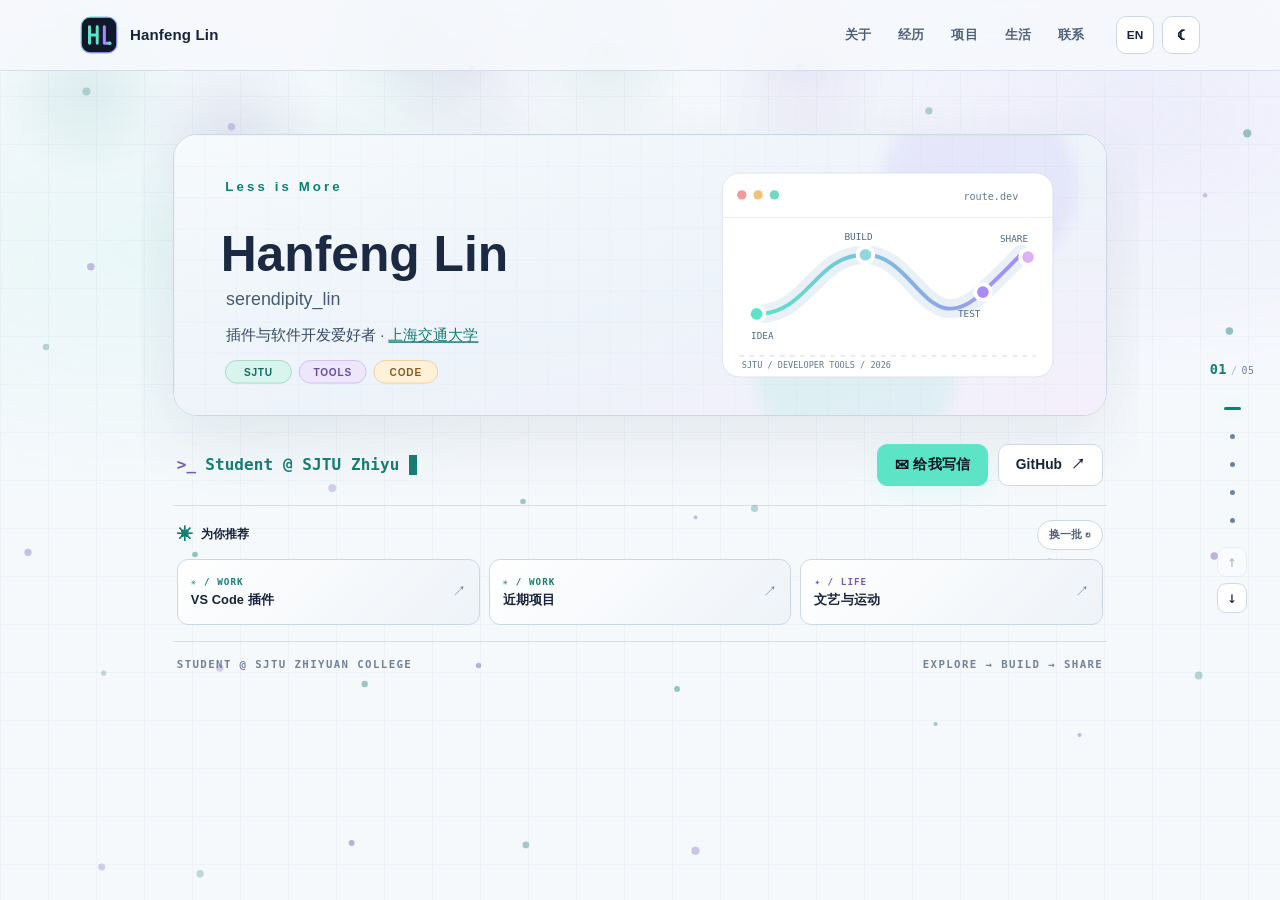
<file: index.html>
<!doctype html>
<html lang="zh-CN" data-theme="dark">
<head>
  <meta charset="utf-8">
  <meta name="viewport" content="width=device-width, initial-scale=1">
  <meta name="color-scheme" content="light dark">
  <meta name="theme-color" content="#0b1020">
  <meta name="description" content="林函锋 Hanfeng Lin · 上海交通大学致远学院 JOHN 班学生。分享软件开发、铁路出行规划、教学工具与学习经历。">
  <title>林函锋 · Hanfeng Lin</title>
  <link rel="icon" href="assets/logo.svg" type="image/svg+xml">
  <link rel="stylesheet" href="style.css?v=deck-23">
  <script>try{const l=new URLSearchParams(location.search).get('lang')||localStorage.getItem('lang');if(l==='en')document.documentElement.lang='en';const mobile=matchMedia('(max-width: 680px), (hover: none) and (pointer: coarse)').matches;const t=mobile?null:localStorage.getItem('theme');document.documentElement.dataset.theme=t||((matchMedia('(prefers-color-scheme: light)').matches)?'light':'dark')}catch(e){}</script>
  <script src="script.js?v=deck-23" defer></script>
  <script src="page-deck.js?v=deck-23" defer></script>
</head>
<body>
  <a class="skip-link" href="#main"><span data-lang="zh">跳到正文</span><span data-lang="en">Skip to content</span></a>
  <div class="page-glow" aria-hidden="true"></div>
  <canvas id="ambient-background" class="ambient-background" aria-hidden="true"></canvas>
  <header class="site-header">
    <div class="header-inner wrap">
      <a class="brand" href="#top" aria-label="Hanfeng Lin — Home"><img class="brand-logo" src="assets/logo.svg" alt="" width="38" height="38"><span class="brand-name">Hanfeng Lin</span></a>
      <nav class="main-nav" aria-label="Main navigation">
        <a href="#about"><span data-lang="zh">关于</span><span data-lang="en">About</span></a>
        <a href="#journey"><span data-lang="zh">经历</span><span data-lang="en">Journey</span></a>
        <a href="#projects"><span data-lang="zh">项目</span><span data-lang="en">Projects</span></a>
        <a href="#beyond"><span data-lang="zh">生活</span><span data-lang="en">Beyond</span></a>
        <a href="#contact"><span data-lang="zh">联系</span><span data-lang="en">Contact</span></a>
      </nav>
      <div class="header-actions">
        <button id="lang-toggle" class="utility-button language-button" type="button" aria-label="Switch language">EN</button>
        <button id="theme-toggle" class="utility-button theme-button" type="button" aria-label="切换明暗主题"><span class="theme-icon" aria-hidden="true">☀</span></button>
      </div>
    </div>
  </header>

  <main id="main">
    <section id="top" class="hero wrap" aria-labelledby="hero-title">
      <h1 id="hero-title" class="sr-only">林函锋 · Hanfeng Lin</h1>
      <div class="hero-frame"><object data-asset="hero" data="assets/hero.svg?v=202611d" type="image/svg+xml" width="1200" height="360" aria-label="Hanfeng Lin · Less is More — developer tools, software, and routes"><img data-asset="hero" src="assets/hero.svg?v=202611d" alt="Hanfeng Lin · Less is More — developer tools, software, and routes" width="1200" height="360"></object></div>
      <div class="hero-bottom">
        <div class="typing-line"><span class="prompt">&gt;_</span><span class="typed-text" id="typed-text"></span><span class="cursor" aria-hidden="true"></span></div>
        <div class="hero-links">
          <a class="button button-primary" href="mailto:serendipity_lin@sjtu.edu.cn"><span data-lang="zh">✉ 给我写信</span><span data-lang="en">✉ Email me</span></a>
          <a class="button button-outline" href="https://github.com/serendipitylin0731" target="_blank" rel="noopener noreferrer">GitHub <span aria-hidden="true">↗</span></a>
        </div>
      </div>
      <div class="hero-recommendations" id="hero-recommendations" hidden><div class="recommendation-heading"><span class="recommendation-title"><span class="recommendation-spark" aria-hidden="true">✳</span><span><span data-lang="zh">为你推荐</span><span data-lang="en">Picked for you</span></span></span><button type="button" class="recommendation-shuffle"><span data-lang="zh">换一批 ↻</span><span data-lang="en">Shuffle ↻</span></button></div><div class="recommendation-links" aria-live="polite"></div></div>
      <div class="hero-meta"><span>STUDENT @ SJTU ZHIYUAN COLLEGE</span><span>EXPLORE → BUILD → SHARE</span></div>
    </section>

    <div class="section-divider wrap"><img data-asset="divider" src="assets/divider-dark.svg" alt="" width="1200" height="30"></div>

    <section id="about" class="section wrap" aria-labelledby="about-title">
      <div class="section-heading"><div><p class="eyebrow">01 / INTRODUCTION</p><h2 id="about-title"><span data-lang="zh">👋 关于我</span><span data-lang="en">👋 About me</span></h2></div><span class="section-symbol" aria-hidden="true">{ me }</span></div>
      <div class="about-grid">
        <div class="intro-copy">
          <div data-lang="zh"><p class="lead">你好，我是 <strong>林函锋</strong>。<br>一名喜欢把想法做成工具的学生。</p><p>2007 年 7 月 31 日出生，现就读于<strong><a href="https://www.sjtu.edu.cn/" target="_blank" rel="noopener noreferrer">上海交通大学</a> <a href="https://zhiyuan.sjtu.edu.cn/" target="_blank" rel="noopener noreferrer">致远学院</a></strong> 计算机科学与技术 <strong><a href="https://jhc.sjtu.edu.cn/" target="_blank" rel="noopener noreferrer">JOHN 班</a></strong>。</p><p class="hometown-copy">我来自浙江台州温岭，一座海边的小城，有很多美食。这里是古茗的发源地，也是其“宇宙总店”的所在地；城里还有一家新荣记（品牌发源于台州临海）。目前我长期在上海读书。</p><p>我喜欢把学习和生活里的具体问题做成工具：铁路出行规划、VS Code 本地测评插件、课程学习资料等都是我在做的项目。我也参与教学与教务软件开发，让它们在学校中实际落地。</p><p>平时对有趣的思维问题、数学或编程问题很感兴趣，会自行研究。欢迎一起分享探讨！</p></div>
          <div data-lang="en"><p class="lead">Hi, I'm <strong>Hanfeng Lin</strong>.<br>A student who likes turning ideas into useful tools.</p><p>Born on July 31, 2007, I'm a Computer Science and Technology student in the <strong><a href="https://jhc.sjtu.edu.cn/" target="_blank" rel="noopener noreferrer">JOHN Class</a></strong> at <strong><a href="https://zhiyuan.sjtu.edu.cn/" target="_blank" rel="noopener noreferrer">Zhiyuan College</a>, <a href="https://www.sjtu.edu.cn/" target="_blank" rel="noopener noreferrer">Shanghai Jiao Tong University</a></strong>.</p><p class="hometown-copy">I'm from Wenling, a small coastal city in Taizhou, Zhejiang, with plenty of good food. Guming (古茗) started there, and its “Universe Flagship Store” is there too. Wenling also has a Xin Rong Ji restaurant; the brand originated in Linhai, Taizhou. I currently live in Shanghai while studying.</p><p>I enjoy turning problems from studying and everyday life into tools: a railway trip planner, a VS Code local judging extension, and course materials. I also work on teaching and school administration software designed for practical use in schools.</p><p>I'm interested in thought puzzles, mathematics, and programming problems. I often explore them on my own and would love to share ideas with others!</p></div>
        </div>
        <aside class="about-aside" aria-label="Profile details"><div class="aside-top"><span class="status-dot"></span><span data-lang="zh">目前在探索与构建</span><span data-lang="en">Currently exploring & building</span></div><div class="aside-row"><span data-lang="zh">地点</span><span data-lang="en">Based at</span><strong>Shanghai Jiao Tong University</strong></div><div class="aside-row"><span data-lang="zh">方向</span><span data-lang="en">Focus</span><strong>CS · Tools · Education</strong></div><div class="code-foot">const curiosity = true;</div></aside>
      </div>
    </section>

    <section id="journey" class="section wrap" aria-labelledby="journey-title">
      <div class="section-heading"><div><p class="eyebrow">02 / JOURNEY</p><h2 id="journey-title"><span data-lang="zh">🎓 学习经历与竞赛获奖</span><span data-lang="en">🎓 Education & awards</span></h2></div><span class="section-symbol" aria-hidden="true">2013 → now</span></div>
      <div class="timeline-frame"><object data-asset="timeline" data="assets/timeline-medals-subtle-dark.svg?v=202611c" type="image/svg+xml" width="1700" height="565" aria-label="学习经历与竞赛获奖时间轴，图中学校名称可点击访问学校网站"><img data-asset="timeline" src="assets/timeline-medals-subtle-dark.svg?v=202611c" alt="2013–2019 温岭市城东小学；2019–2022 台州椒江北书学校；2022–2025 台州市书生中学；2025 至今上海交通大学致远学院。竞赛节点：2023 全国中学生数学奥林匹克三等奖；2024 台州市数学、物理、信息学一等奖与化学二等奖、全国中学生物理竞赛三等奖；2025 全国大学生数学竞赛三等奖；2026 年“AI+教育”创新应用技能大赛二等奖、中国电信星辰杯高校AI算子开发挑战赛一等奖。" width="1700" height="565"></object></div>
      <p class="figure-hint"><span data-lang="zh">点击图中的学校名称可访问相关页面；手机上可左右滑动查看完整时间轴。</span><span data-lang="en">Select a school name in the graphic to visit its page. On mobile, swipe to explore the full timeline.</span></p>
      <details class="timeline-details"><summary><span data-lang="zh">查看文字版时间轴</span><span data-lang="en">Read the timeline as text</span></summary><div data-lang="zh"><p>2013.09–2019.06 <a href="https://www.baike.com/wikiid/2820791733395514682" target="_blank" rel="noopener noreferrer">温岭市城东小学</a> · 2019.09–2022.06 <a href="https://www.beishu.xin/" target="_blank" rel="noopener noreferrer">台州椒江北书学校</a> · 2022.09–2025.06 <a href="https://baike.baidu.com/item/%E5%8F%B0%E5%B7%9E%E5%B8%82%E4%B9%A6%E7%94%9F%E4%B8%AD%E5%AD%A6/5269059" target="_blank" rel="noopener noreferrer">台州市书生中学</a> · 2025.09 至今 <a href="https://www.sjtu.edu.cn/" target="_blank" rel="noopener noreferrer">上海交通大学</a><a href="https://zhiyuan.sjtu.edu.cn/" target="_blank" rel="noopener noreferrer">致远学院</a>。</p><p>2023.09 全国中学生数学奥林匹克三等奖；2024.03 台州市数学、物理、信息学竞赛一等奖及化学竞赛二等奖；2024.09 全国中学生物理竞赛三等奖；2025.11 全国大学生数学竞赛三等奖；2026.10 中国教育技术协会“AI+教育”创新应用技能大赛二等奖；2026.11 中国电信星辰杯高校AI算子开发挑战赛一等奖。</p></div><div data-lang="en"><p>2013.09–2019.06 <a href="https://www.baike.com/wikiid/2820791733395514682" target="_blank" rel="noopener noreferrer">Wenling Chengdong Primary School</a> · 2019.09–2022.06 <a href="https://www.beishu.xin/" target="_blank" rel="noopener noreferrer">Taizhou Jiaojiang Beishu School</a> · 2022.09–2025.06 <a href="https://baike.baidu.com/item/%E5%8F%B0%E5%B7%9E%E5%B8%82%E4%B9%A6%E7%94%9F%E4%B8%AD%E5%AD%A6/5269059" target="_blank" rel="noopener noreferrer">Taizhou Sunson Middle School</a> · Since 2025.09 <a href="https://zhiyuan.sjtu.edu.cn/" target="_blank" rel="noopener noreferrer">Zhiyuan College</a>, <a href="https://www.sjtu.edu.cn/" target="_blank" rel="noopener noreferrer">Shanghai Jiao Tong University</a>.</p><p>2023.09 National High School Mathematics Olympiad, third prize; 2024.03 Taizhou mathematics, physics, and informatics first prizes, chemistry second prize; 2024.09 National High School Physics Competition, third prize; 2025.11 National College Mathematics Competition, third prize; 2026.10 China Association for Educational Technology “AI+Education” Innovative Application Skills Competition, second prize; 2026.11 China Telecom Xingchen Cup College AI Operator Development Challenge, first prize.</p></div></details>
    </section>

    <div class="section-divider wrap"><img data-asset="divider" src="assets/divider-dark.svg" alt="" width="1200" height="30"></div>

    <section id="projects" class="section wrap" aria-labelledby="projects-title">
      <div class="section-heading"><div><p class="eyebrow">03 / SELECTED WORK</p><h2 id="projects-title"><span data-lang="zh">🧩 我的项目</span><span data-lang="en">🧩 My projects</span></h2></div><span class="section-symbol" aria-hidden="true">build / share</span></div>
      <div class="project-category">
        <div class="project-category-heading"><div><p class="eyebrow">02 / EXTENSIONS</p><h4><span data-lang="zh">VS Code 插件</span><span data-lang="en">VS Code extensions</span></h4></div><span class="project-category-count">04 PROJECTS</span></div>
        <div class="project-carousel" role="region" aria-roledescription="carousel" data-label-zh="VS Code 插件项目轮播" data-label-en="VS Code extensions carousel">
          <div class="carousel-bar"><p><span data-lang="zh">点击下方圆点或左右滑动切换项目</span><span data-lang="en">Choose a dot or swipe to explore projects</span></p></div>
          <div class="project-viewport" tabindex="0" aria-label="VS Code 插件项目列表"><div class="project-track">
            <article class="project-card" data-project-index="1"><div class="project-art"><img data-asset="cp-tester" src="assets/projects/cp-tester-visual-dark.svg" alt="CP Tester：代码编辑器与三个通过的测试结果" width="600" height="360"></div><div class="project-body"><div class="project-number">01 / VS CODE</div><h4>CP Tester</h4><p><span data-lang="zh">独立开发的 VS Code 本地测评插件，支持 C、C++、Python；可手动添加用例或批量导入 .in / .out 数据，设置时间与内存限制，并查看每个测试点的结果、耗时和内存占用（奶龙狂喜 bushi）。</span><span data-lang="en">An independently developed VS Code local judge for C, C++, and Python. Add cases manually or import .in / .out files in batches, set time and memory limits, and inspect each case’s verdict and resource usage (Nailong approves, just kidding).</span></p><div class="project-link-group"><a class="project-link" href="https://github.com/serendipitylin0731/CP_Tester_Linux" target="_blank" rel="noopener noreferrer">Linux ↗</a><a class="project-link" href="https://github.com/serendipitylin0731/CP_Tester_Windows" target="_blank" rel="noopener noreferrer">Windows ↗</a></div></div></article>
            <article class="project-card" data-project-index="2"><div class="project-art"><img data-asset="codex" src="assets/projects/codex-visual-dark.svg" alt="Codex Quota Rings：5 小时与 7 天额度圆环和状态卡片" width="600" height="360"></div><div class="project-body"><div class="project-number">02 / VS CODE</div><h4>Codex Quota Rings</h4><p><span data-lang="zh">独立开发的 VS Code 插件，在状态栏与资源管理器中展示 Codex 5 小时和 7 天窗口的剩余额度、重置时间与次数；圆环区分已用和剩余额度，支持自动或手动刷新。</span><span data-lang="en">An independently developed VS Code extension showing Codex quota for the five-hour and seven-day windows in the status bar and Explorer, with reset details, usage rings, and automatic or manual refresh.</span></p><a class="project-link" href="https://github.com/serendipitylin0731/codex_usage" target="_blank" rel="noopener noreferrer"><span data-lang="zh">查看项目</span><span data-lang="en">View project</span> <span aria-hidden="true">↗</span></a></div></article>
            <article class="project-card" data-project-index="3"><div class="project-art"><img data-asset="markdown" src="assets/projects/markdown-visual-dark.svg" alt="Markdown Preview &amp; Compiler：源码编辑、预览与 PDF 导出界面" width="600" height="360"></div><div class="project-body"><div class="project-number">03 / VS CODE</div><h4>Markdown Preview &amp; Compiler</h4><p><span data-lang="zh">独立开发的 VS Code Markdown 编辑扩展，支持源码编辑、分屏预览、所见即所得编辑，以及 PDF 对照预览与导出。</span><span data-lang="en">An independently developed VS Code Markdown extension with source editing, split preview, WYSIWYG editing, side-by-side PDF preview, and PDF export.</span></p><a class="project-link" href="https://github.com/serendipitylin0731/markdown_preview-compiler" target="_blank" rel="noopener noreferrer"><span data-lang="zh">查看项目</span><span data-lang="en">View project</span> <span aria-hidden="true">↗</span></a></div></article>
            <article class="project-card" data-project-index="4"><div class="project-art"><img data-asset="shit-code" src="assets/projects/shit-code-visual-dark.svg" alt="Shit Code Detector：0–9 分的代码风格评分与问题列表" width="600" height="360"></div><div class="project-body"><div class="project-number">04 / VS CODE</div><h4>Shit Code Detector</h4><p><span data-lang="zh">独立开发的 VS Code 代码风格评分插件；扫描当前项目、编辑器单文件或 HTTPS Git 仓库，结合本地规则与可选 AI 审查给出 0–9 分，支持筛选规则、问题追溯和报告导出。</span><span data-lang="en">An independently developed VS Code code style scorer for the current project, active file, or an HTTPS Git repository. Local rules and optional AI review produce a 0–9 score, with file filters, traceable issues, and report export.</span></p><a class="project-link" href="https://github.com/serendipitylin0731/shit-code_detector" target="_blank" rel="noopener noreferrer"><span data-lang="zh">查看项目</span><span data-lang="en">View project</span> <span aria-hidden="true">↗</span></a></div></article>
          </div></div>
        </div>
      </div>
      <div class="project-category">
        <div class="project-category-heading"><div><p class="eyebrow">03 / SOFTWARE</p><h4><span data-lang="zh">软件</span><span data-lang="en">Software</span></h4></div><span class="project-category-count">07 PROJECTS</span></div>
        <div class="project-carousel" role="region" aria-roledescription="carousel" data-label-zh="软件项目轮播" data-label-en="Software carousel">
          <div class="carousel-bar"><p><span data-lang="zh">点击下方圆点或左右滑动切换项目</span><span data-lang="en">Choose a dot or swipe to explore projects</span></p></div>
          <div class="project-viewport" tabindex="0" aria-label="软件项目列表"><div class="project-track">
            <article class="project-card" data-project-index="1"><div class="project-art"><img data-asset="rail" src="assets/projects/rail-visual-dark.svg" alt="轨迹：Web 与 Android 铁路出行规划路线示意" width="600" height="360"></div><div class="project-body"><div class="project-number">01 / ANDROID</div><h4><span data-lang="zh">轨迹 · 铁路出行规划</span><span data-lang="en">Trajectory · Railway Trip Planner</span></h4><p><span data-lang="zh">独立开发的 Web 与 Android 铁路出行规划工具；支持多组出发、到达及有序途径站，按日期查询 12306 实际车次，规划直达或最多 3 次换乘；结果分直达和中转展示，社区静态时刻表仅辅助搜索。</span><span data-lang="en">An independently developed Web and Android railway planner with multiple departure and arrival groups and ordered via stops. It queries real 12306 trains, supports up to three transfers, separates direct and connecting results; static timetables only aid search.</span></p><a class="project-link" href="https://github.com/serendipitylin0731/ticket_planner_realease" target="_blank" rel="noopener noreferrer"><span data-lang="zh">查看项目</span><span data-lang="en">View project</span> <span aria-hidden="true">↗</span></a></div></article>
            <article class="project-card" data-project-index="2"><div class="project-art"><img data-asset="3820" src="assets/projects/3820-visual-dark.svg" alt="“3820”知识助手：战略指标图表与有来源的问答" width="600" height="360"></div><div class="project-body"><div class="project-number">02 / MULTI-AGENT</div><h4><span data-lang="zh">“3820”知识助手与战略推演平台</span><span data-lang="en">“3820” Knowledge Assistant &amp; Strategic Analysis Platform</span></h4><p><span data-lang="zh">获中国教育技术协会“AI+教育”创新应用技能大赛二等奖，辅助《习近平新时代中国特色社会主义思想概论》课程教学；围绕福州“3820”战略工程，提供有来源的问答、指标查询与空间分析，并且允许直接检索现有资料。</span><span data-lang="en">Second prize in the China Association for Educational Technology’s “AI+Education” Innovative Application Skills Competition; it supports teaching the Introduction to Xi Jinping Thought on Socialism with Chinese Characteristics for a New Era course. Centered on Fuzhou’s “3820” strategic initiative, it provides sourced Q&amp;A, indicator queries, spatial analysis, and direct search of existing materials.</span></p><a class="project-link" href="https://github.com/serendipitylin0731/3820_agent" target="_blank" rel="noopener noreferrer"><span data-lang="zh">查看项目</span><span data-lang="en">View project</span> <span aria-hidden="true">↗</span></a></div></article>
            <article class="project-card" data-project-index="3"><div class="project-art"><img data-asset="ta" src="assets/projects/ta-visual-dark.svg" alt="知页 TA Agent：教材书库与带页码来源的问答" width="600" height="360"></div><div class="project-body"><div class="project-number">03 / EDUCATION</div><h4><span data-lang="zh">知页 TA Agent</span><span data-lang="en">Zhiye TA Agent</span></h4><p><span data-lang="zh">面向初高中师生的教材知识库与智能问答系统；接入 113 册教材，支持带教材与 PDF 页码来源的问答、原文检索和双页阅读。</span><span data-lang="en">A textbook knowledge base and question-answering system for middle and high school students and teachers. It covers 113 textbooks and supports answers with textbook and PDF page references, full-text search, and two-page reading.</span></p><a class="project-link" href="https://github.com/serendipitylin0731/TA_agent" target="_blank" rel="noopener noreferrer"><span data-lang="zh">查看项目</span><span data-lang="en">View project</span> <span aria-hidden="true">↗</span></a></div></article>
            <article class="project-card" data-project-index="4"><div class="project-art"><img data-asset="salary" src="assets/projects/salary-visual-dark.svg" alt="教师出勤与工资统计程序：考勤校验表与工资导出卡片" width="600" height="360"></div><div class="project-body"><div class="project-number">04 / EDUCATION</div><h4><span data-lang="zh">教师出勤与工资统计程序</span><span data-lang="en">Teacher Attendance &amp; Salary Statistics</span></h4><p><span data-lang="zh">基于 Tkinter 的本地桌面工具，为书生中学批量导入班级坐班统计表；自动核对节数、标记异常数据并辅助修正教师姓名，校验后预览津贴明细并导出 Excel 工资表。</span><span data-lang="en">A local Tkinter desktop tool for Taizhou Sunson Middle School that imports class attendance sheets in batches, checks session counts, flags data errors, and helps correct teacher names. It previews allowance totals after validation and exports an Excel salary sheet.</span></p><a class="project-link" href="https://github.com/serendipitylin0731/Salary_Computing" target="_blank" rel="noopener noreferrer"><span data-lang="zh">查看项目</span><span data-lang="en">View project</span> <span aria-hidden="true">↗</span></a></div></article>
            <article class="project-card" data-project-index="5"><div class="project-art"><img data-asset="hello-codex" src="assets/projects/hello-codex-visual-dark.svg" alt="Hello! Codex：五小时额度、每日启用时段与手动发送界面" width="600" height="360"></div><div class="project-body"><div class="project-number">05 / WINDOWS</div><h4>Hello! Codex</h4><p><span data-lang="zh">独立开发的 Windows Codex 额度启动器；通过本机 App Server 展示五小时额度与重置时间，按可配置的每日启用时段自动发送任务，也支持确认后手动发送；具备托盘后台运行、开机启动和同一额度窗口防重复。</span><span data-lang="en">An independently developed Windows Codex quota launcher for ChatGPT Plus. It reads the five-hour window through the local App Server, schedules tasks across configurable daily active periods, and offers confirmed manual sending, tray operation, startup with Windows, and duplicate prevention.</span></p><a class="project-link" href="https://github.com/serendipitylin0731/Hello-Codex" target="_blank" rel="noopener noreferrer"><span data-lang="zh">查看项目</span><span data-lang="en">View project</span> <span aria-hidden="true">↗</span></a></div></article>
            <article class="project-card" data-project-index="6"><div class="project-art"><img data-asset="qqspeed" src="assets/projects/qqspeed-visual-dark.svg" alt="极速仓库：QQ 飞车地图、赛车与赛事管理界面" width="600" height="360"></div><div class="project-body"><div class="project-number">06 / GAMING</div><h4><span data-lang="zh">极速仓库</span><span data-lang="en">QQ Speed Garage (极速仓库)</span></h4><p><span data-lang="zh">QQ 飞车本地资料与赛事管理应用，整合地图和赛车图鉴、图池筛选与随机转盘、赛事计分台和战绩存档；数据在本地保存，可导出备份。</span><span data-lang="en">A local QQ Speed library and event manager with track and car catalogs, pool filters, a random wheel, match scoring, and saved results. Data stays local and can be backed up.</span></p><a class="project-link" href="https://github.com/serendipitylin0731/QQspeed_gaming" target="_blank" rel="noopener noreferrer"><span data-lang="zh">查看项目</span><span data-lang="en">View project</span> <span aria-hidden="true">↗</span></a></div></article>
            <article class="project-card" data-project-index="7"><div class="project-art"><img data-asset="snap-solve" src="assets/projects/snap-solve-visual-dark.svg" alt="Snap Solve：截图选区转写与 Markdown 答案" width="600" height="360"></div><div class="project-body"><div class="project-number">07 / WINDOWS</div><h4>Snap Solve</h4><p><span data-lang="zh">一款 Windows 截图转 Markdown 与解题工具；可框选区域或持续监测画面变化，通过 DeepSeek 分别或同时完成题目转写与解答，支持调整解题强度、只输出答案，以及编辑复制结果。</span><span data-lang="en">A Windows screenshot-to-Markdown and problem-solving tool. It captures a selected area or monitors it for changes, uses DeepSeek for transcription and solutions separately or together, and offers adjustable solving effort, answer-only output, and editable results.</span></p><a class="project-link" href="https://github.com/serendipitylin0731/Snap_Solve" target="_blank" rel="noopener noreferrer"><span data-lang="zh">查看项目</span><span data-lang="en">View project</span> <span aria-hidden="true">↗</span></a></div></article>
          </div></div>
        </div>
      </div>
      <div class="current-projects"><div class="current-intro"><p class="eyebrow">01 / IN PROGRESS</p><h3><span data-lang="zh">🏫 近期项目</span><span data-lang="en">🏫 Current projects</span></h3><p><span data-lang="zh">持续参与教学，也继续开发实用工具。</span><span data-lang="en">Continuing to teach and build useful tools.</span></p></div><div class="current-list"><div class="current-item"><span class="item-marker">01</span><p data-lang="zh">担任 <strong>2026 级致远学院 <a href="https://github.com/SJTUJohnClass">JOHN 班程序设计与数据结构</a> 助教</strong>，负责 <a href="https://github.com/SJTUJohnClass/gitlite">Gitlite：轻量级 Git 学习项目</a>，并讲解<a href="https://github.com/serendipitylin0731/Documents/blob/main/Presentation/report-Divide%20and%20Conquer.pdf" target="_blank" rel="noopener noreferrer">分治算法与排序</a>、<a href="https://github.com/serendipitylin0731/Documents/blob/main/Presentation/report_search-2026.pptx" target="_blank" rel="noopener noreferrer">搜索算法</a>。</p><p data-lang="en">Serving as a teaching assistant for <a href="https://github.com/SJTUJohnClass">Programming and Data Structures in the 2026 JOHN Class</a> at Zhiyuan College. I'm responsible for <a href="https://github.com/SJTUJohnClass/gitlite">Gitlite, a lightweight Git learning project</a>, and teach <a href="https://github.com/serendipitylin0731/Documents/blob/main/Presentation/report-Divide%20and%20Conquer.pdf" target="_blank" rel="noopener noreferrer">divide and conquer algorithms and sorting</a> and <a href="https://github.com/serendipitylin0731/Documents/blob/main/Presentation/report_search-2026.pptx" target="_blank" rel="noopener noreferrer">search algorithms</a>.</p></div><div class="current-item"><span class="item-marker">02</span><p data-lang="zh">开发和定制教务排课系统模板；项目暂未开源，欢迎通过邮件交流。</p><p data-lang="en">Developing and customizing templates for an academic scheduling system. This project is not yet open source; feel free to email me about it.</p></div><div class="current-item"><span class="item-marker">03</span><p data-lang="zh">开发 <a href="https://github.com/serendipitylin0731/everything_to_text" target="_blank" rel="noopener noreferrer">拾字</a>：面向安卓和浏览器的图片文字识别工具；支持拍照或批量选图、本地中英文识别、编辑整理，并导出 Markdown、Word 或 PDF。</p><p data-lang="en">Developing <a href="https://github.com/serendipitylin0731/everything_to_text" target="_blank" rel="noopener noreferrer">Shizi</a>, an Android and browser tool for recognizing Chinese and English text from photos or selected images, editing the results, and exporting Markdown, Word, or PDF.</p></div><div class="current-item"><span class="item-marker">04</span><p data-lang="zh">开发 <a href="https://github.com/serendipitylin0731/ReDoc" target="_blank" rel="noopener noreferrer">ReDoc</a>：本地优先的课程资料与可追溯笔记工作台，支持资料预览、摘录回跳、文字识别与笔记导出；2026 Qoder 高校创造力大赛参赛作品。</p><p data-lang="en">Developing <a href="https://github.com/serendipitylin0731/ReDoc" target="_blank" rel="noopener noreferrer">ReDoc</a>, a local-first workspace for course materials and traceable notes, with previews, source-linked excerpts, text recognition, and export. An entry in the 2026 Qoder College Creativity Competition.</p></div></div></div>
      <div class="documents-section">
        <div class="resources-heading"><div><p class="eyebrow">04 / RESOURCES</p><h3><span data-lang="zh">📚 资料分享</span><span data-lang="en">📚 Shared resources</span></h3></div><span aria-hidden="true" class="resources-heading-mark">↗</span></div>
        <div class="resource-grid">
          <article class="resource-card resource-guides"><div class="resource-media"><img data-asset="guides" src="assets/projects/guides-visual-dark.svg" alt="计算机入门讲义：Markdown、Git 和 WSL" width="600" height="360"></div><div class="resource-content"><span class="resource-tag"><span data-lang="zh">入门讲义</span><span data-lang="en">BEGINNER GUIDES</span></span><h4><span data-lang="zh">计算机入门讲义</span><span data-lang="en">Beginner Computing Guides</span></h4><p><span data-lang="zh">独立编写的零基础工具指南，涵盖 Markdown、LaTeX、正则表达式、Mermaid、Git 与 WSL；可按步骤入门，也可作为速查手册。</span><span data-lang="en">Beginner-friendly guides I wrote on Markdown, LaTeX, regular expressions, Mermaid, Git, and WSL. Follow them step by step or use them as quick references.</span></p><a href="https://github.com/serendipitylin0731/Instuction" target="_blank" rel="noopener noreferrer"><span data-lang="zh">阅读讲义</span><span data-lang="en">Read the guides</span> ↗</a></div></article>
          <article class="resource-card resource-documents"><div class="resource-media"><img data-asset="documents" src="assets/projects/documents-visual-dark.svg" alt="Documents：演示文档、海报和研究资料的档案界面" width="600" height="360"></div><div class="resource-content"><span class="resource-tag"><span data-lang="zh">开放资料</span><span data-lang="en">OPEN MATERIALS</span></span><h4>Documents</h4><p><span data-lang="zh">收录报告演示文档、演示海报、研究相关文章，以及高中可用的资料，欢迎参考。</span><span data-lang="en">Presentation slides, posters, research-related articles, and materials useful to high school students. Feel free to use them as a reference.</span></p><a href="https://github.com/serendipitylin0731/Documents" target="_blank" rel="noopener noreferrer"><span data-lang="zh">访问 Documents 仓库</span><span data-lang="en">Visit the Documents repository</span> ↗</a></div></article>
        </div>
      </div>
    <section id="skills" class="project-skills" aria-labelledby="skills-title"><div class="section-heading"><div><p class="eyebrow">05 / TOOLBOX</p><h3 id="skills-title"><span data-lang="zh">🛠️ 技术与工具</span><span data-lang="en">🛠️ Languages & tools</span></h3></div><span class="section-symbol" aria-hidden="true">&lt;/&gt;</span></div><div class="skills-icons"><img data-asset="skills" src="assets/skills-dark.svg" alt="C、C++、Python、JavaScript、Bash、HTML、CSS、Markdown、LaTeX、VS Code、PyCharm、Git、CMake、Linux、Node.js 和 SQLite 的图标" width="720" height="150"><div class="skills-extra"><span class="skill-logo skill-logo-wsl" title="WSL"><img src="assets/skills-extra/windows11.svg" alt="WSL" width="52" height="52"></span><span class="skill-logo skill-logo-gcc" title="GCC"><img src="assets/skills-extra/gcc.svg" alt="GCC" width="52" height="52"></span><span class="skill-logo skill-logo-jupyter" title="Jupyter"><img src="assets/skills-extra/jupyter.svg" alt="Jupyter" width="52" height="52"></span><span class="skill-logo skill-logo-origin" title="Origin"><img src="assets/skills-extra/origin.ico" alt="Origin" width="52" height="52"></span><span class="skill-logo skill-logo-labview" title="LabVIEW"><img src="assets/skills-extra/labview.svg" alt="LabVIEW" width="52" height="52"></span><span class="skill-logo skill-logo-geogebra" title="GeoGebra"><img src="assets/skills-extra/geogebra.svg" alt="GeoGebra" width="52" height="52"></span><span class="skill-logo skill-logo-mermaid" title="Mermaid"><img src="assets/skills-extra/mermaid.svg" alt="Mermaid" width="52" height="52"></span></div></div><div class="skills-grid"><div class="skill-category"><h4><span data-lang="zh">编程语言与网页</span><span data-lang="en">Programming & web</span></h4><p>C <span>·</span> C++ <span>·</span> Python <span>·</span> JavaScript <span>·</span> Bash/Shell <span>·</span> HTML/CSS</p></div><div class="skill-category"><h4><span data-lang="zh">开发环境</span><span data-lang="en">Development</span></h4><p>VS Code <span>·</span> PyCharm <span>·</span> Node.js <span>·</span> WSL <span>·</span> Git <span>·</span> CMake <span>·</span> GCC</p></div><div class="skill-category"><h4><span data-lang="zh">数据与图示</span><span data-lang="en">Data & diagrams</span></h4><p>Jupyter <span>·</span> SQLite <span>·</span> Origin <span>·</span> LabVIEW <span>·</span> GeoGebra <span>·</span> Mermaid</p></div><div class="skill-category"><h4><span data-lang="zh">文档</span><span data-lang="en">Documentation</span></h4><p>Markdown <span>·</span> LaTeX</p></div></div></section>
    </section>



    <div class="section-divider wrap"><img data-asset="divider" src="assets/divider-dark.svg" alt="" width="1200" height="30"></div>

    <section id="beyond" class="section wrap" aria-labelledby="beyond-title">
      <div class="section-heading"><div><p class="eyebrow">04 / OFF THE CLOCK</p><h2 id="beyond-title"><span data-lang="zh">🎮 代码之外</span><span data-lang="en">🎮 Beyond code</span></h2></div><span class="section-symbol" aria-hidden="true">life++</span></div>
      <p class="beyond-intro"><span data-lang="zh">除编程外，我也持续投入游戏、棋类、音乐与运动。</span><span data-lang="en">Beyond coding, I devote time to games, board games, music, and sports.</span></p>
      <div class="beyond-grid">
        <article class="beyond-card beyond-card-games">
          <div class="beyond-visual"><img src="assets/beyond-games.svg" alt="" width="640" height="360"><span class="beyond-visual-label">PLAY / 01</span></div>
          <div class="beyond-content">
            <div class="beyond-title-row"><span class="beyond-mark" aria-hidden="true">01</span><h3><span data-lang="zh">游戏</span><span data-lang="en">Games</span></h3></div>
            <ul class="beyond-list" data-lang="zh">
              <li><strong>QQ 飞车</strong><p>UID <code>44758614</code>，iOS/QQ 账号，加入<a href="https://www.douyin.com/user/MS4wLjABAAAA5cQxzhgNTyrF6Nzu1o-rQjxXcQnFDkVfGVZofKXqukvKc4JqRauw4z-jXmtkR6JV">车队 · 云曦 ↗</a>。多赛季稳定在千分车神以上，积极承担车队考核工作；全 T、全联赛账号，有组织比赛的经验，并熟悉 S-联赛。</p><p class="beyond-note"><b>个人王图</b> 特洛伊环城、流觞曲水、火星基地、赤城红叶。</p><p class="beyond-note"><b>偏好地图</b> 泰坦之巅、龙晶湖、八闽山海、雪境裂渊、踏雪寻春、浪漫海滨、秋名山、心渊、猫梦浮屋。</p></li>
              <li><strong>和平精英</strong><p>连续多赛季达到高星王牌。主要担任指挥位，也能担任驾驶位与狙击位；喜欢经典海岛和山谷。超体对抗中主要使用幻影猎手、闪电尖兵，也能使用次元极客、战地医师补位；多次在线上小队竞赛中进入前三。</p></li>
              <li><strong>我的世界</strong><p>喜欢研究红石，在生电与建筑方面也有一定经验；注重设计简单实用的红石机器，以及外观美观的基地和机器。</p></li>
              <li><strong>其他游戏与赛事</strong><p>还接触皇室战争、王者荣耀、明日方舟、CSGO 等游戏；关注 QQ 飞车、王者荣耀、PUBG、CSGO 等项目的联赛。</p></li>
            </ul>
            <ul class="beyond-list" data-lang="en">
              <li><strong>QQ Speed</strong><p>UID <code>44758614</code>, iOS/QQ account, and a member of the <a href="https://www.douyin.com/user/MS4wLjABAAAA5cQxzhgNTyrF6Nzu1o-rQjxXcQnFDkVfGVZofKXqukvKc4JqRauw4z-jXmtkR6JV">Yunxi team ↗</a>. I have stayed above 1,000 points in the Racing God rank for multiple seasons and actively serve as a team examiner. My account has the full T-series and league lineup; I have organized competitions and am familiar with the S-League.</p><p class="beyond-note"><b>My strongest tracks</b> 特洛伊环城, 流觞曲水, 火星基地, and 赤城红叶.</p><p class="beyond-note"><b>Favorite tracks</b> 泰坦之巅, 龙晶湖, 八闽山海, 雪境裂渊, 踏雪寻春, 浪漫海滨, 秋名山, 心渊, and 猫梦浮屋.</p></li>
              <li><strong>Peacekeeper Elite</strong><p>I have reached high-star Ace rank for several consecutive seasons. I primarily lead the squad and can also drive or snipe; I enjoy the classic Island and Valley maps. In Superpower Showdown, I mainly play Phantom Hunter (幻影猎手) and Lightning Vanguard (闪电尖兵), while filling in as Dimensional Geek (次元极客) or Combat Medic (战地医师) when needed. My squad has placed in the top three of online competitions multiple times.</p></li>
              <li><strong>Minecraft</strong><p>I enjoy redstone and have experience in technical survival and building. I focus on designing practical redstone machines, as well as visually appealing bases and machinery.</p></li>
              <li><strong>Other games and esports</strong><p>I also play Clash Royale, Honor of Kings, Arknights, and CS:GO, and follow QQ Speed, Honor of Kings, PUBG, and CS:GO leagues.</p></li>
            </ul>
          </div>
        </article>
        <div class="beyond-pair">
        <article class="beyond-card beyond-card-arts">
          <div class="beyond-visual"><img src="assets/beyond-arts.svg" alt="" width="640" height="360"><span class="beyond-visual-label">CREATE / 02</span></div>
          <div class="beyond-content">
            <div class="beyond-title-row"><span class="beyond-mark" aria-hidden="true">02</span><h3><span data-lang="zh">文艺</span><span data-lang="en">Arts &amp; hobbies</span></h3></div>
            <ul class="beyond-list" data-lang="zh"><li><strong><span class="beyond-item-icon" aria-hidden="true">♟</span>棋类</strong><p>中国象棋、国际象棋、五子棋、斗兽棋、黑白棋，其中最擅长中国象棋。</p></li><li><strong><span class="beyond-item-icon" aria-hidden="true">🥁</span>乐器</strong><p>架子鼓、陶笛、口琴、非洲鼓、尤克里里；主要擅长架子鼓，已获得六级证书。</p></li><li><strong><span class="beyond-item-icon" aria-hidden="true">🎨</span>其他爱好</strong><p>书法、拼豆、魔方与美食等。</p></li></ul>
            <ul class="beyond-list" data-lang="en"><li><strong><span class="beyond-item-icon" aria-hidden="true">♟</span>Board games</strong><p>Chinese chess, international chess, Gomoku, Jungle chess, and Reversi. Chinese chess is my strongest.</p></li><li><strong><span class="beyond-item-icon" aria-hidden="true">🥁</span>Instruments</strong><p>Drum kit, ocarina, harmonica, African drum, and ukulele. Drums are my main instrument, and I have earned a Level 6 certificate.</p></li><li><strong><span class="beyond-item-icon" aria-hidden="true">🎨</span>Other interests</strong><p>Calligraphy, fuse beads, Rubik's Cubes, and food, among others.</p></li></ul>
          </div>
        </article>
        <article class="beyond-card beyond-card-sports">
          <div class="beyond-visual"><img src="assets/beyond-sports.svg" alt="" width="640" height="360"><span class="beyond-visual-label">MOVE / 03</span></div>
          <div class="beyond-content">
            <div class="beyond-title-row"><span class="beyond-mark" aria-hidden="true">03</span><h3><span data-lang="zh">运动</span><span data-lang="en">Sports</span></h3></div>
            <ul class="beyond-list" data-lang="zh"><li><strong><span class="beyond-item-icon" aria-hidden="true">⚽</span>足球</strong><p>司职守门员，门线技术较强，脚下技术仍需提升。</p></li><li><strong><span class="beyond-item-icon" aria-hidden="true">🏸</span>羽毛球</strong><p>擅长网前小球与劈吊。</p></li><li><strong><span class="beyond-item-icon" aria-hidden="true">🎾</span>匹克球</strong><p>课程双败淘汰赛季军。</p></li><li><strong><span class="beyond-item-icon" aria-hidden="true">🏓</span>乒乓球</strong><p>有多年学习经验；小学乒乓球联赛获得温岭市团队八强、个人四强。</p></li></ul>
            <ul class="beyond-list" data-lang="en"><li><strong><span class="beyond-item-icon" aria-hidden="true">⚽</span>Football</strong><p>I play goalkeeper; my goal-line skills are stronger, while my footwork remains an area for improvement.</p></li><li><strong><span class="beyond-item-icon" aria-hidden="true">🏸</span>Badminton</strong><p>I am good at net shots and sliced drop shots.</p></li><li><strong><span class="beyond-item-icon" aria-hidden="true">🎾</span>Pickleball</strong><p>Third place in a course double-elimination tournament.</p></li><li><strong><span class="beyond-item-icon" aria-hidden="true">🏓</span>Table tennis</strong><p>I have studied it for years. In a primary-school league, I reached the top eight with my team and the individual top four in Wenling.</p></li></ul>
          </div>
        </article>
        </div>
      </div>
    </section>

    <div class="section-divider wrap"><img data-asset="divider" src="assets/divider-dark.svg" alt="" width="1200" height="30"></div>

    <section id="contact" class="contact-section wrap" aria-labelledby="contact-title">
      <div class="contact-panel">
        <p class="eyebrow">05 / SAY HELLO</p>
        <h2 id="contact-title"><span data-lang="zh">📬 联系我</span><span data-lang="en">📬 Get in touch</span></h2>
        <p class="contact-intro" data-lang="zh">有项目想法、课程交流或合作建议，欢迎通过以下方式联系我。</p>
        <p class="contact-intro" data-lang="en">Have a project idea, want to discuss a course, or interested in collaborating? Reach me through any of these channels.</p>
        <ul class="contact-methods">
          <li>
            <span class="contact-method-label"><span data-lang="zh">个人邮箱</span><span data-lang="en">Email</span></span>
            <a class="contact-method-value" href="mailto:serendipity_lin@sjtu.edu.cn">serendipity_lin@sjtu.edu.cn ↗</a>
          </li>
          <li>
            <span class="contact-method-label"><span data-lang="zh">云曦车队考核群 QQ</span><span data-lang="en">Yunxi team assessment QQ group</span></span>
            <span class="contact-method-value">743475670</span>
          </li>
          <li>
            <span class="contact-method-label"><span data-lang="zh">微信</span><span data-lang="en">WeChat</span></span>
            <span class="contact-method-value">srendipity_Lin0731</span>
            <span class="contact-method-note" data-lang="zh">添加时请注明你是谁和来意。</span>
            <span class="contact-method-note" data-lang="en">Please say who you are and why you're reaching out when adding me.</span>
          </li>
        </ul>
        <a class="contact-repos" href="https://github.com/serendipitylin0731" target="_blank" rel="noopener noreferrer"><span data-lang="zh">查看 GitHub 主页</span><span data-lang="en">Visit GitHub profile</span> ↗</a>
      </div>
    </section>
  </main>
  <footer class="site-footer wrap"><img data-asset="endline" src="assets/endline-dark.svg" alt="" width="1200" height="30"><div class="footer-bottom"><span>© <span id="year">2026</span> Hanfeng Lin · Less is More</span><a href="#top"><span data-lang="zh">回到顶部 ↑</span><span data-lang="en">Back to top ↑</span></a></div></footer>
</body>
</html>
</file>
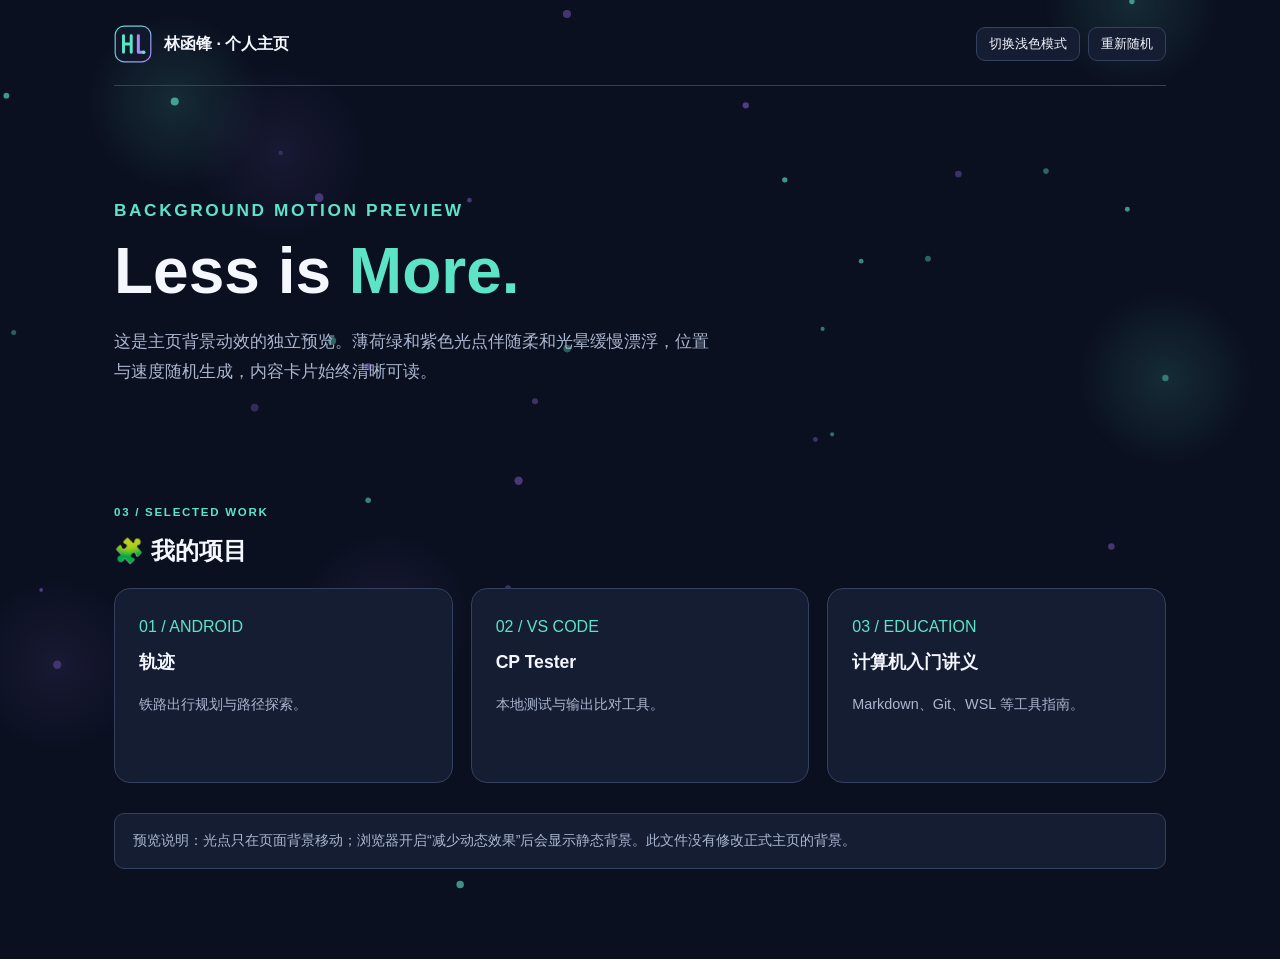
<file: preview/background-motion.html>
<!doctype html>
<html lang="zh-CN" data-theme="dark">
<head>
  <meta charset="utf-8">
  <meta name="viewport" content="width=device-width, initial-scale=1">
  <title>主页背景动效预览</title>
  <style>
    :root{color-scheme:dark;--bg:#0b1020;--surface:#151d33;--line:#34415e;--text:#f5f7ff;--muted:#abb7cf;--mint:#5de4c7;--violet:#a78bfa;--particle-a:93,228,199;--particle-b:167,139,250}
    html[data-theme="light"]{color-scheme:light;--bg:#f6f9fc;--surface:#fff;--line:#cbd8e4;--text:#17233b;--muted:#50617a;--mint:#167c74;--violet:#7658b9;--particle-a:22,124,116;--particle-b:118,88,185}
    *{box-sizing:border-box}body{margin:0;background:var(--bg);color:var(--text);font:16px/1.7 Inter,-apple-system,BlinkMacSystemFont,"Segoe UI","Noto Sans SC",sans-serif}canvas{position:fixed;inset:0;width:100%;height:100%;pointer-events:none;z-index:0}.preview{position:relative;z-index:1;max-width:1100px;margin:auto;padding:20px 24px 90px}header{display:flex;justify-content:space-between;align-items:center;gap:20px;padding:5px 0 22px;border-bottom:1px solid var(--line)}.brand{display:flex;align-items:center;gap:12px;font-weight:750}.brand img{width:38px;height:38px}.actions{display:flex;gap:8px}button{border:1px solid var(--line);border-radius:9px;background:var(--surface);color:var(--text);padding:7px 12px;cursor:pointer}button:hover{border-color:var(--mint)}.eyebrow{color:var(--mint);font-size:.72rem;font-weight:800;letter-spacing:.15em;margin:0 0 8px}h1{font-size:clamp(2.1rem,5vw,4rem);line-height:1.2;margin:0 0 15px}h2{font-size:1.5rem;margin:0 0 16px}p{color:var(--muted)}.hero{padding:110px 0 100px;max-width:700px}.hero p{font-size:1.08rem;max-width:600px}.accent{color:var(--mint)}.grid{display:grid;grid-template-columns:repeat(3,1fr);gap:18px}.card{min-height:195px;padding:24px;border:1px solid var(--line);border-radius:16px;background:var(--surface)}.card h3{margin:8px 0;font-size:1.1rem}.card p{font-size:.9rem}.note{margin-top:30px;padding:15px 18px;border:1px solid var(--line);border-radius:10px;background:var(--surface);font-size:.88rem}.note p{margin:0}@media(max-width:680px){.grid{grid-template-columns:1fr}.hero{padding:75px 0 65px}}
  </style>
</head>
<body>
  <canvas id="ambient" aria-hidden="true"></canvas>
  <div class="preview">
    <header><div class="brand"><img src="../assets/logo.svg" alt="">林函锋 · 个人主页</div><div class="actions"><button id="theme" type="button">切换浅色模式</button><button id="reseed" type="button">重新随机</button></div></header>
    <main>
      <div class="hero"><p class="eyebrow">BACKGROUND MOTION PREVIEW</p><h1>Less is <span class="accent">More.</span></h1><p>这是主页背景动效的独立预览。薄荷绿和紫色光点伴随柔和光晕缓慢漂浮，位置与速度随机生成，内容卡片始终清晰可读。</p></div>
      <section><p class="eyebrow">03 / SELECTED WORK</p><h2>🧩 我的项目</h2><div class="grid"><article class="card"><span class="accent">01 / ANDROID</span><h3>轨迹</h3><p>铁路出行规划与路径探索。</p></article><article class="card"><span class="accent">02 / VS CODE</span><h3>CP Tester</h3><p>本地测试与输出比对工具。</p></article><article class="card"><span class="accent">03 / EDUCATION</span><h3>计算机入门讲义</h3><p>Markdown、Git、WSL 等工具指南。</p></article></div></section>
      <div class="note"><p>预览说明：光点只在页面背景移动；浏览器开启“减少动态效果”后会显示静态背景。此文件没有修改正式主页的背景。</p></div>
    </main>
  </div>
  <script>
    const canvas = document.getElementById('ambient');
    const context = canvas.getContext('2d');
    const themeButton = document.getElementById('theme');
    const motion = matchMedia('(prefers-reduced-motion: reduce)');
    let dots = [];
    let width = 0;
    let height = 0;
    let frame = 0;
    function resize(){const ratio=Math.min(devicePixelRatio||1,2);width=innerWidth;height=innerHeight;canvas.width=Math.round(width*ratio);canvas.height=Math.round(height*ratio);context.setTransform(ratio,0,0,ratio,0,0);seed()}
    function seed(){dots=Array.from({length:Math.min(52,Math.max(26,Math.round(width*height/27000)))},(_,i)=>({x:Math.random()*width,y:Math.random()*height,r:1.8+Math.random()*2.6,vx:(Math.random()-.5)*.34,vy:(Math.random()-.5)*.28,phase:Math.random()*6.28,kind:i%2}));draw()}
    function draw(){
      context.clearRect(0,0,width,height);
      const light=document.documentElement.dataset.theme==='light';
      for(let i=0;i<dots.length;i++){
        const dot=dots[i];
        const rgb=dot.kind?'118,88,185':(light?'22,124,116':'93,228,199');
        if(i<6){
          const glow=context.createRadialGradient(dot.x,dot.y,0,dot.x,dot.y,90);
          glow.addColorStop(0,`rgba(${rgb},${light?.09:.13})`);
          glow.addColorStop(1,`rgba(${rgb},0)`);
          context.fillStyle=glow;
          context.beginPath();context.arc(dot.x,dot.y,90,0,Math.PI*2);context.fill();
        }
        const alpha=(light?.45:.65)*(0.78+0.22*Math.sin(dot.phase));
        context.beginPath();context.fillStyle=`rgba(${rgb},${alpha})`;
        context.arc(dot.x,dot.y,dot.r,0,Math.PI*2);context.fill();
      }
    }
    function animate(){if(motion.matches||document.hidden){frame=0;return}for(const dot of dots){dot.x=(dot.x+dot.vx+width)%width;dot.y=(dot.y+dot.vy+height)%height;dot.phase+=.012}draw();frame=requestAnimationFrame(animate)}
    function restart(){if(frame)cancelAnimationFrame(frame);resize();animate()}
    themeButton.addEventListener('click',()=>{const light=document.documentElement.dataset.theme!=='light';document.documentElement.dataset.theme=light?'light':'dark';themeButton.textContent=light?'切换深色模式':'切换浅色模式';draw()});
    document.getElementById('reseed').addEventListener('click',seed);
    addEventListener('resize',restart);
    document.addEventListener('visibilitychange',()=>{if(!document.hidden&&!frame)animate()});
    motion.addEventListener('change',restart);
    restart();
  </script>
</body>
</html>
</file>
<file: style.css>
:root{color-scheme:dark;--bg:#0b1020;--bg-2:#11182c;--surface:#151d33;--surface-2:#19233c;--line:#34415e;--line-soft:rgba(158,177,211,.17);--text:#f5f7ff;--muted:#abb7cf;--faint:#7485a5;--mint:#5de4c7;--mint-dark:#173b3a;--violet:#a78bfa;--header:rgba(11,16,32,.82);--shadow:0 22px 70px rgba(0,0,0,.22)}
html[data-theme="light"]{color-scheme:light;--bg:#f6f9fc;--bg-2:#eef3f8;--surface:#fff;--surface-2:#f7fafc;--line:#cbd8e4;--line-soft:rgba(61,88,115,.16);--text:#17233b;--muted:#50617a;--faint:#71839b;--mint:#167c74;--mint-dark:#dff3ee;--violet:#7658b9;--header:rgba(246,249,252,.86);--shadow:0 22px 70px rgba(32,58,78,.09)}
*{box-sizing:border-box}html{scroll-behavior:smooth}body{margin:0;background:var(--bg);color:var(--text);font-family:Inter,-apple-system,BlinkMacSystemFont,"Segoe UI","Noto Sans SC","PingFang SC","Microsoft YaHei",sans-serif;line-height:1.75;letter-spacing:.005em}body:before{content:"";position:fixed;inset:0;z-index:-2;background-image:linear-gradient(var(--line-soft) 1px,transparent 1px),linear-gradient(90deg,var(--line-soft) 1px,transparent 1px);background-size:48px 48px;opacity:.23;pointer-events:none}.page-glow{position:absolute;inset:0 0 auto;height:840px;z-index:-1;pointer-events:none;background:radial-gradient(ellipse 48% 42% at 89% 13%,rgba(167,139,250,.10),transparent 75%),radial-gradient(ellipse 55% 40% at 12% 28%,rgba(93,228,199,.08),transparent 75%)}a{color:inherit;text-decoration:none}button{font:inherit}button,a{outline-offset:4px}a:hover{color:var(--mint)}img{max-width:100%;display:block}h1,h2,h3,h4,p{margin-top:0}h2,h3,h4{line-height:1.25;letter-spacing:-.025em}h2{font-size:clamp(1.65rem,3vw,2.3rem);margin-bottom:0}h3{font-size:1.3rem}strong{color:var(--text)}code,.eyebrow,.section-symbol,.project-number,.item-marker,.code-foot,.hero-meta,.typing-line{font-family:"Fira Code","SFMono-Regular",Consolas,monospace}.wrap{width:min(1120px,calc(100% - 48px));margin-inline:auto}.sr-only{position:absolute;width:1px;height:1px;padding:0;margin:-1px;overflow:hidden;clip:rect(0,0,0,0);white-space:nowrap;border:0}.skip-link{position:absolute;top:-100px;left:20px;z-index:100;padding:8px 12px;background:var(--mint);color:var(--bg)}.skip-link:focus{top:10px}html[lang="zh-CN"] [data-lang="en"],html[lang="en"] [data-lang="zh"]{display:none!important}
.site-header{position:sticky;top:0;z-index:20;background:var(--header);backdrop-filter:blur(18px);-webkit-backdrop-filter:blur(18px);border-bottom:1px solid var(--line-soft)}.header-inner{min-height:70px;display:flex;align-items:center;gap:32px}.brand{display:inline-flex;align-items:center;gap:12px;white-space:nowrap}.brand-logo{display:block;width:38px;height:38px;flex:none;border-radius:10px;transition:transform .2s,filter .2s}.brand:hover .brand-logo{transform:translateY(-2px);filter:drop-shadow(0 3px 9px rgba(93,228,199,.25))}.brand-name{font-weight:750;font-size:.94rem;letter-spacing:.01em}.main-nav{display:flex;align-items:center;gap:27px;margin-left:auto}.main-nav a{font-size:.83rem;font-weight:600;color:var(--muted);white-space:nowrap}.main-nav a:hover{color:var(--mint)}.header-actions{display:flex;gap:8px}.utility-button{width:38px;height:38px;border:1px solid var(--line);border-radius:10px;background:var(--surface);color:var(--text);cursor:pointer;font-weight:750;font-size:.74rem;display:grid;place-items:center;transition:background .2s,border-color .2s,transform .2s}.utility-button:hover{background:var(--surface-2);border-color:var(--mint);transform:translateY(-2px)}.theme-icon{font-size:1rem;line-height:1}
.hero{padding-top:54px}.hero-frame{border-radius:24px;overflow:hidden;border:1px solid var(--line);box-shadow:var(--shadow);background:var(--surface)}.hero-frame img,.hero-frame object{display:block;width:100%;height:auto;aspect-ratio:10/3}.hero-bottom{display:flex;align-items:center;justify-content:space-between;gap:24px;padding:28px 4px 19px}.typing-line{min-height:32px;color:var(--mint);font-size:clamp(.8rem,1.5vw,1rem);font-weight:600;display:flex;align-items:center;gap:9px}.prompt{font-weight:800;color:var(--violet)}.cursor{width:8px;height:1.2em;background:var(--mint);animation:blink 1s step-end infinite}@keyframes blink{50%{opacity:0}}.hero-links{display:flex;gap:10px;flex-shrink:0}.button{display:inline-flex;align-items:center;justify-content:center;gap:9px;border-radius:10px;padding:10px 17px;font-weight:750;font-size:.86rem;line-height:1.5;transition:transform .2s,box-shadow .2s,background .2s,border-color .2s;white-space:nowrap}.button:hover{transform:translateY(-2px)}.button-primary{color:#0b1020;background:#5de4c7;border:1px solid #5de4c7;box-shadow:0 6px 28px rgba(93,228,199,.12)}.button-primary:hover{color:#0b1020;background:#83efd8;box-shadow:0 8px 30px rgba(93,228,199,.22)}.button-outline{border:1px solid var(--line);color:var(--text);background:var(--surface)}.button-outline:hover{border-color:var(--violet);color:var(--violet)}.hero-meta{border-top:1px solid var(--line-soft);padding:14px 4px;display:flex;gap:16px;justify-content:space-between;color:var(--faint);font-size:.67rem;letter-spacing:.13em;font-weight:700}.section-divider{padding-block:38px 15px}.section-divider img{width:100%;height:24px}.section{padding-block:55px 24px;scroll-margin-top:94px}.section-heading{display:flex;align-items:end;justify-content:space-between;gap:16px;margin-bottom:30px}.eyebrow{color:var(--mint);font-size:.69rem;font-weight:800;letter-spacing:.18em;margin-bottom:9px}.section-symbol{color:var(--faint);font-size:.75rem;letter-spacing:.04em;padding-bottom:4px;white-space:nowrap}.about-grid{display:grid;grid-template-columns:minmax(0,1.7fr) minmax(265px,.8fr);gap:44px;align-items:start}.intro-copy{color:var(--muted);font-size:.98rem;max-width:720px}.intro-copy p{margin-bottom:17px}.intro-copy .lead{font-size:clamp(1.3rem,2.2vw,1.7rem);font-weight:650;color:var(--text);line-height:1.5;letter-spacing:-.018em;margin-bottom:26px}.intro-copy strong{color:var(--mint);font-weight:750}.about-aside{border:1px solid var(--line);border-radius:16px;background:linear-gradient(145deg,var(--surface),var(--bg-2));padding:24px 23px 0;box-shadow:var(--shadow)}.aside-top{color:var(--mint);font-size:.79rem;font-weight:750;padding-bottom:18px;border-bottom:1px solid var(--line-soft);display:flex;align-items:center;gap:9px}.status-dot{width:8px;height:8px;background:var(--mint);border-radius:50%;box-shadow:0 0 12px var(--mint)}.aside-row{padding:16px 0;border-bottom:1px solid var(--line-soft);display:flex;flex-direction:column;gap:1px}.aside-row span{color:var(--faint);font-size:.73rem}.aside-row strong{font-size:.89rem;font-weight:650}.code-foot{color:var(--violet);font-size:.75rem;padding:16px 0 18px}.timeline-frame{padding:14px;border:1px solid var(--line);border-radius:17px;background:var(--surface);overflow-x:auto;box-shadow:var(--shadow)}.timeline-frame img,.timeline-frame object{display:block;width:100%;min-width:840px;height:auto;aspect-ratio:1700/565}.timeline-details{margin-top:13px;color:var(--muted);font-size:.83rem}.timeline-details summary{cursor:pointer;color:var(--mint);font-weight:650}.timeline-details p{margin:8px 0 0}.subheading-row{display:flex;align-items:baseline;justify-content:space-between;gap:16px;margin-bottom:18px}.subheading-row h3{margin:0}.subheading-row p{margin:0;color:var(--faint);font-size:.8rem}.project-grid{display:grid;grid-template-columns:repeat(3,minmax(0,1fr));gap:18px}.project-card{border:1px solid var(--line);border-radius:16px;background:var(--surface);overflow:hidden;display:flex;flex-direction:column;transition:transform .24s,border-color .24s,box-shadow .24s}.project-card:hover{transform:translateY(-5px);border-color:var(--mint);box-shadow:var(--shadow)}.project-art{aspect-ratio:5/3;overflow:hidden;background:var(--bg-2);display:flex;justify-content:center;border-bottom:1px solid var(--line-soft)}.project-art img{width:100%;height:100%;object-fit:cover;transition:transform .35s}.project-card:hover .project-art img{transform:scale(1.035)}.project-body{padding:20px 20px 22px;display:flex;flex:1;flex-direction:column}.project-number{color:var(--mint);font-size:.67rem;font-weight:800;letter-spacing:.13em;margin-bottom:9px}.project-body h4{font-size:1.14rem;margin:0 0 10px}.project-body p{color:var(--muted);font-size:.85rem;line-height:1.7;margin:0 0 21px}.project-link,.contact-repos{color:var(--mint);font-size:.83rem;font-weight:750}.project-link:hover,.contact-repos:hover{color:var(--violet)}.project-body>.project-link,.project-link-group{margin-top:auto}.project-link-group{display:flex;gap:18px}.current-projects{margin-top:40px;display:grid;grid-template-columns:minmax(230px,.7fr) minmax(0,1.5fr);gap:42px;padding:29px;border:1px solid var(--line);border-radius:16px;background:var(--surface)}.current-intro h3{margin:0 0 12px}.current-intro>p:last-child{color:var(--muted);font-size:.86rem;margin:0}.current-list{border-left:1px solid var(--line-soft)}.current-item{display:grid;grid-template-columns:32px 1fr;gap:13px;padding:0 0 16px 22px;margin-bottom:16px;border-bottom:1px solid var(--line-soft)}.current-item:last-child{padding-bottom:0;margin-bottom:0;border-bottom:0}.item-marker{color:var(--violet);font-size:.74rem;font-weight:800;padding-top:3px}.current-item p{margin:0;color:var(--muted);font-size:.88rem;line-height:1.75}.current-item a,.beyond-card a{color:var(--mint);text-decoration:underline;text-decoration-color:transparent;text-underline-offset:3px}.current-item a:hover,.beyond-card a:hover{text-decoration-color:currentColor}.skills-grid{display:grid;grid-template-columns:repeat(2,minmax(0,1fr));gap:15px}.skill-category{padding:23px 25px;border:1px solid var(--line);border-radius:14px;background:var(--surface)}.skill-category h4{font-size:.96rem;margin:0 0 8px;color:var(--mint)}.skill-category p{margin:0;font-size:.87rem;color:var(--muted);line-height:2}.skill-category p span{color:var(--violet);padding:0 2px}.beyond-grid{display:grid;grid-template-columns:repeat(3,minmax(0,1fr));gap:16px}.beyond-card{border:1px solid var(--line);border-radius:16px;background:var(--surface);padding:24px;min-height:200px}.beyond-icon{font-size:1.5rem;line-height:1;margin-bottom:20px}.beyond-card h3{font-size:1.05rem;margin:0 0 10px}.beyond-card p{font-size:.86rem;color:var(--muted);margin:0}.beyond-card code{font-size:.85em;padding:2px 4px;border-radius:4px;background:var(--bg-2);color:var(--text)}.contact-section{padding:75px 0 65px;scroll-margin-top:94px}.contact-panel{border:1px solid var(--line);border-radius:22px;background:radial-gradient(circle at 90% 20%,rgba(167,139,250,.10),transparent 35%),radial-gradient(circle at 8% 100%,rgba(93,228,199,.08),transparent 34%),var(--surface);padding:clamp(28px,5vw,48px);display:flex;justify-content:space-between;align-items:center;gap:32px;box-shadow:var(--shadow);position:relative;overflow:hidden}.contact-panel:before{content:"";position:absolute;top:0;left:28px;right:28px;height:3px;background:linear-gradient(90deg,var(--mint),var(--violet));border-radius:0 0 4px 4px}.contact-panel h2{margin:0 0 12px}.contact-panel p:not(.eyebrow){color:var(--muted);font-size:.9rem;max-width:580px;margin:0}.contact-actions{display:flex;align-items:flex-start;flex-direction:column;gap:14px}.contact-actions .button{font-size:.83rem}.site-footer{padding-bottom:34px;color:var(--faint)}.site-footer>img{width:100%;height:22px}.footer-bottom{display:flex;align-items:center;justify-content:space-between;gap:16px;margin-top:23px;font-size:.73rem}.footer-bottom a{color:var(--muted)}.footer-bottom a:hover{color:var(--mint)}
@media(max-width:900px){.header-inner{gap:18px}.main-nav{gap:16px}.brand-name{display:none}.about-grid{gap:24px}.project-body{padding:17px}.current-projects{gap:20px}.contact-panel{align-items:flex-start;flex-direction:column}.contact-actions{flex-direction:row;align-items:center;flex-wrap:wrap}}
@media(max-width:680px){.wrap{width:min(100% - 32px,1120px)}.site-header{position:relative}.header-inner{min-height:64px;flex-wrap:wrap;row-gap:0}.brand-name{display:inline}.main-nav{order:3;width:calc(100% + 32px);margin-inline:-16px;overflow-x:auto;gap:24px;padding:0 16px 11px;scrollbar-width:none}.main-nav::-webkit-scrollbar{display:none}.main-nav a{font-size:.77rem}.header-actions{margin-left:auto}.hero{padding-top:24px}.hero-frame{border-radius:13px}.hero-frame img,.hero-frame object{width:100%;height:auto;min-height:175px;object-fit:cover;object-position:left center}.hero-bottom{align-items:flex-start;flex-direction:column;gap:16px;padding:23px 0 18px}.typing-line{font-size:.77rem;min-height:26px}.hero-links{width:100%}.hero-links .button{flex:1}.hero-meta{font-size:.57rem;letter-spacing:.07em;flex-wrap:wrap}.section-divider{padding-block:14px 0}.section{padding-block:48px 6px;scroll-margin-top:20px}.section-heading{margin-bottom:22px}.section-symbol{display:none}.about-grid,.current-projects,.skills-grid{grid-template-columns:1fr}.intro-copy{font-size:.91rem}.about-aside{max-width:none}.timeline-frame{padding:8px}.timeline-frame img,.timeline-frame object{min-width:800px}.project-grid{grid-template-columns:1fr}.current-projects{padding:22px}.current-list{border-left:0;border-top:1px solid var(--line-soft);padding-top:22px}.current-item{padding-left:0}.beyond-grid{grid-template-columns:1fr}.beyond-card{min-height:0}.contact-section{padding:55px 0}.contact-actions{flex-direction:column;align-items:flex-start}.contact-actions .button{white-space:normal;overflow-wrap:anywhere;text-align:left}.footer-bottom{align-items:flex-start;flex-direction:column}.subheading-row{align-items:flex-start;flex-direction:column;gap:3px}}
@media(max-width:420px){.brand-name{font-size:.83rem}.hero-frame img,.hero-frame object{min-height:145px}.button{padding:9px 11px}}
@media(prefers-reduced-motion:reduce){html{scroll-behavior:auto}*,*:before,*:after{animation-duration:.01ms!important;transition-duration:.01ms!important}}
.skills-icons{display:flex;justify-content:center;align-items:center;margin:0 0 18px;padding:22px;border:1px solid var(--line);border-radius:15px;background:var(--surface)}.skills-icons img{width:min(100%,700px);height:auto}
@media(max-width:680px){.skills-icons{padding:17px 8px}.project-body{padding:19px}.project-body h4{font-size:1.1rem}.project-body p{font-size:.84rem;line-height:1.7;margin-bottom:18px}}

.intro-copy a{color:var(--mint);text-decoration:underline;text-decoration-color:rgba(93,228,199,.35);text-underline-offset:3px}.intro-copy a:hover{text-decoration-color:currentColor}

.timeline-details a{color:var(--mint);text-decoration:underline;text-decoration-color:rgba(93,228,199,.4);text-underline-offset:3px}.timeline-details a:hover{text-decoration-color:currentColor}

.figure-hint{color:var(--faint);font-size:.78rem;margin:10px 2px 0}.figure-hint + .timeline-details{margin-top:10px}

.project-carousel{--visible-cards:3;--project-gap:18px}
.carousel-bar{display:flex;align-items:center;justify-content:space-between;gap:16px;margin:-10px 0 16px}.carousel-bar p{margin:0;color:var(--faint);font-size:.75rem}.carousel-controls{display:none;align-items:center;gap:9px}.carousel-position{color:var(--muted);font-size:.72rem;font-weight:700;letter-spacing:.08em;margin-right:6px}.carousel-controls button{width:35px;height:35px;border:1px solid var(--line);border-radius:9px;background:var(--surface);color:var(--text);font-size:1.1rem}.carousel-controls button:hover{border-color:var(--mint);color:var(--mint)}.project-carousel.carousel-ready .carousel-controls{display:flex}
.project-viewport{overflow-x:auto;scroll-snap-type:x mandatory;scrollbar-width:thin;outline-offset:5px}.project-viewport:focus-visible{outline:2px solid var(--mint)}.project-carousel.carousel-ready .project-viewport{overflow:hidden;scroll-snap-type:none}.project-track{display:flex;gap:var(--project-gap);align-items:stretch}.project-track .project-card{flex:0 0 calc((100% - 36px)/3);min-width:0;scroll-snap-align:start}.project-track .project-card:hover{transform:none}
@media(max-width:900px){.project-carousel{--visible-cards:2}.project-track .project-card{flex-basis:calc((100% - 18px)/2)}}
@media(max-width:680px){.project-carousel{--visible-cards:1}.project-track .project-card{flex-basis:100%}.carousel-bar{margin-top:0}.carousel-bar p{font-size:.69rem}}

.skills-icons{flex-direction:column;gap:clamp(7px,1.8vw,13px)}
.skills-extra{display:flex;flex-wrap:wrap;justify-content:center;gap:clamp(7px,1.8vw,13px);width:100%}
.skill-logo{display:grid;place-items:center;flex:none;width:clamp(40px,9.7vw,76px);height:clamp(40px,9.7vw,76px);border-radius:23%;background:#f1f4fa}
.skill-logo img{display:block;width:68%;height:68%;object-fit:contain}
.skill-logo-wsl{background:#e9f2ff}.skill-logo-gcc{background:#f9eee9}.skill-logo-jupyter{background:#f5f5f5}.skill-logo-origin{background:#f2f5fb}.skill-logo-labview{background:#f9f5e9}.skill-logo-geogebra{background:#f2effb}.skill-logo-mermaid{background:#fff0f4}
html[data-theme="dark"] .skill-logo{background:#243149}
html[data-theme="dark"] .skill-logo-wsl{background:#1a3554}
html[data-theme="dark"] .skill-logo-gcc{background:#49352d}
html[data-theme="dark"] .skill-logo-jupyter{background:#303341}
html[data-theme="dark"] .skill-logo-origin{background:#29344b}
html[data-theme="dark"] .skill-logo-labview{background:#303644}
html[data-theme="dark"] .skill-logo-geogebra{background:#343252}
html[data-theme="dark"] .skill-logo-mermaid{background:#432b43}
html[data-theme="dark"] .skill-logo-wsl img,html[data-theme="dark"] .skill-logo-jupyter img{filter:brightness(1.35)}
html[data-theme="dark"] .skill-logo-labview img,html[data-theme="dark"] .skill-logo-geogebra img{filter:brightness(0) invert(.9)}

.beyond-intro{margin:-14px 0 24px;color:var(--muted);font-size:.88rem}
.beyond-grid{grid-template-columns:repeat(2,minmax(0,1fr));align-items:stretch}
.beyond-card{--beyond-accent:var(--mint);padding:0;min-height:0;overflow:hidden;display:flex;flex-direction:column;transition:border-color .25s,transform .25s,box-shadow .25s}
.beyond-card-games{--beyond-accent:#5de4c7;grid-column:1/-1}.beyond-card-arts{--beyond-accent:#c8a3e7}.beyond-card-sports{--beyond-accent:#86dec3}
.beyond-card:hover{transform:translateY(-5px);border-color:var(--beyond-accent);box-shadow:var(--shadow)}
.beyond-visual{position:relative;overflow:hidden;aspect-ratio:16/9;background:var(--bg-2);border-bottom:1px solid var(--line-soft)}
.beyond-card-games .beyond-visual{aspect-ratio:4/1;min-height:230px;max-height:300px}
.beyond-visual img{width:100%;height:100%;object-fit:cover;transition:transform .45s ease}
.beyond-card:hover .beyond-visual img{transform:scale(1.045)}
.beyond-visual-label{position:absolute;left:18px;bottom:16px;padding:5px 9px;border:1px solid rgba(255,255,255,.25);border-radius:6px;background:rgba(10,18,34,.65);backdrop-filter:blur(8px);color:#f6f9ff;font-family:"Fira Code",Consolas,monospace;font-size:.62rem;font-weight:750;letter-spacing:.13em;line-height:1.4}
.beyond-content{padding:22px 24px 26px;flex:1}
.beyond-card-games .beyond-content{padding:clamp(24px,3vw,34px)}
.beyond-title-row{display:flex;align-items:center;gap:13px;margin-bottom:15px}
.beyond-mark{display:grid;place-items:center;flex:none;width:34px;height:34px;border-radius:9px;background:color-mix(in srgb,var(--beyond-accent) 16%,var(--surface));color:var(--beyond-accent);font-family:"Fira Code",Consolas,monospace;font-size:.73rem;font-weight:800}
.beyond-card h3{margin:0;font-size:1.13rem}
.beyond-card p{font-size:.85rem;line-height:1.8}
.beyond-card a{font-weight:650;text-decoration-color:currentColor}
.beyond-card a:hover{color:var(--violet)}
.beyond-list{list-style:none;display:grid;gap:12px;padding:0;margin:0}
.beyond-card-games .beyond-list{grid-template-columns:repeat(2,minmax(0,1fr))}
.beyond-card-sports .beyond-list{grid-template-columns:repeat(2,minmax(0,1fr))}
.beyond-list li{min-width:0;padding:15px 17px;border:1px solid var(--line-soft);border-radius:11px;background:var(--bg-2)}
.beyond-list li>strong{display:flex;align-items:center;gap:8px;color:var(--beyond-accent);font-size:.88rem;margin-bottom:5px}
.beyond-item-icon{display:inline-grid;place-items:center;flex:none;width:25px;height:25px;border-radius:7px;background:color-mix(in srgb,var(--beyond-accent) 15%,var(--surface));font-size:.93rem;line-height:1}
.beyond-list p{line-height:1.75;overflow-wrap:anywhere}
.beyond-list .beyond-note{margin-top:10px;padding-top:10px;border-top:1px solid var(--line-soft);font-size:.79rem}
.beyond-note b{color:var(--text);font-weight:700;margin-right:5px}
@media(max-width:850px){.beyond-card-games .beyond-list{grid-template-columns:1fr}}
@media(max-width:680px){.beyond-intro{margin:-8px 0 20px}.beyond-grid{grid-template-columns:1fr;gap:18px}.beyond-card-games{grid-column:auto}.beyond-card-games .beyond-visual{aspect-ratio:16/8;min-height:0;max-height:none}.beyond-visual{aspect-ratio:16/8}.beyond-content,.beyond-card-games .beyond-content{padding:19px 21px 23px}.beyond-card-games .beyond-list{grid-template-columns:1fr}}

.documents-section{margin-top:24px;padding:29px;border:1px solid var(--line);border-radius:16px;background:var(--surface)}
.documents-section h3{margin:0 0 12px;font-size:1.3rem}
.documents-section p:not(.eyebrow){margin:0;color:var(--muted);font-size:.9rem;line-height:1.8}
.documents-section a{color:var(--mint);font-weight:700;text-decoration:underline;text-decoration-color:currentColor;text-underline-offset:3px}
.documents-section a:hover{color:var(--violet)}
@media(max-width:680px){.documents-section{padding:22px}}

.ambient-background{position:fixed;inset:0;z-index:-1;width:100%;height:100%;pointer-events:none}

.contact-panel{display:block}
.contact-panel p.contact-intro{margin:0 0 24px}
.contact-methods{display:grid;grid-template-columns:repeat(3,minmax(0,1fr));gap:13px;list-style:none;padding:0;margin:0 0 22px}
.contact-methods li{min-width:0;padding:17px 18px;border:1px solid var(--line-soft);border-radius:12px;background:var(--bg-2)}
.contact-method-label{display:block;margin-bottom:7px;color:var(--muted);font-size:.76rem;font-weight:700}
.contact-method-value{display:block;color:var(--text);font-size:.87rem;font-weight:700;overflow-wrap:anywhere}
a.contact-method-value{color:var(--mint)}
a.contact-method-value:hover{color:var(--violet)}
.contact-method-note{display:block;margin-top:7px;color:var(--muted);font-size:.75rem;line-height:1.6}
@media(max-width:850px){.contact-methods{grid-template-columns:repeat(2,minmax(0,1fr))}}
@media(max-width:580px){.contact-methods{grid-template-columns:1fr}}
/* Completed work and shared materials */
.project-category{margin-top:18px;padding:clamp(18px,2.6vw,28px);border:1px solid var(--line);border-radius:18px;background:linear-gradient(150deg,var(--surface),var(--bg-2));box-shadow:var(--shadow)}
.project-category+.project-category{margin-top:22px}
.project-category-heading{display:flex;align-items:end;justify-content:space-between;gap:16px;margin-bottom:21px;padding-bottom:17px;border-bottom:1px solid var(--line-soft)}
.project-category-heading .eyebrow{margin-bottom:5px}
.project-category-heading h4{margin:0;font-size:1.2rem}
.project-category-count{color:var(--faint);font-family:"Fira Code",Consolas,monospace;font-size:.69rem;letter-spacing:.1em;white-space:nowrap}
.project-category .carousel-bar{margin:0 0 15px}
.project-category .project-card{background:var(--surface)}
.documents-section{padding:clamp(20px,3vw,32px);background:radial-gradient(circle at 95% 10%,rgba(167,139,250,.11),transparent 32%),var(--surface);box-shadow:var(--shadow)}
.resources-heading{display:flex;align-items:center;justify-content:space-between;gap:20px;margin-bottom:20px}
.resources-heading h3{margin:0}.resources-heading-mark{color:var(--violet);font-size:2.2rem;line-height:1}
.resource-grid{display:grid;grid-template-columns:repeat(2,minmax(0,1fr));gap:16px}
.resource-card{min-width:0;display:flex;flex-direction:column;overflow:hidden;border:1px solid var(--line);border-radius:14px;background:var(--bg-2);transition:border-color .25s,transform .25s}
.resource-card:hover{border-color:var(--mint);transform:translateY(-3px)}
.resource-media{aspect-ratio:5/3;flex:none;overflow:hidden;background:var(--surface);border-bottom:1px solid var(--line-soft)}
.resource-media img{width:100%;height:100%;object-fit:cover}
.resource-content{display:flex;flex:1;flex-direction:column;padding:22px 23px 24px}
.resource-tag{color:var(--violet);font-family:"Fira Code",Consolas,monospace;font-size:.68rem;font-weight:800;letter-spacing:.13em}
.resource-content h4{margin:8px 0;font-size:1.1rem}
.documents-section .resource-content p{margin:0 0 18px;color:var(--muted);font-size:.85rem;line-height:1.75}
.documents-section .resource-content a{margin-top:auto;font-size:.83rem;text-decoration:none}
.documents-section .resource-content a:hover{text-decoration:underline}
@media(max-width:680px){.project-category{padding:17px}.resource-grid{grid-template-columns:1fr}.project-category-count{font-size:.59rem}}

/* Each section becomes a self-contained page after the deck is initialized. */
html.deck-ready{height:100%;overflow:hidden;scroll-behavior:auto}
.deck-ready body{display:flex;flex-direction:column;height:100vh;height:100dvh;overflow:hidden}
.deck-ready .page-glow{position:fixed;inset:0;height:auto}
.deck-ready .site-header{position:relative;flex:none}
.deck-ready #main{position:relative;isolation:isolate;flex:1;min-height:0;overflow:hidden}
.deck-ready #main>.section-divider{display:none}
.story-page{position:absolute;inset:0;z-index:1;visibility:hidden;opacity:0;transform:translate3d(0,7%,0) scale(.985);transition:transform .8s cubic-bezier(.22,1,.36,1),opacity .6s ease,visibility 0s linear .8s;pointer-events:none}
.story-page.is-before{transform:translate3d(0,-7%,0) scale(.985)}
.story-page.is-active,.story-page.is-exiting-up,.story-page.is-exiting-down{visibility:visible;transition:transform .8s cubic-bezier(.22,1,.36,1),opacity .6s ease,visibility 0s}
.story-page.is-active{z-index:2;opacity:1;transform:translate3d(0,0,0) scale(1);pointer-events:auto;transition:transform .8s cubic-bezier(.22,1,.36,1),opacity .55s ease .08s,visibility 0s}
.story-page.is-exiting-up,.story-page.is-exiting-down{transition:transform .8s cubic-bezier(.22,1,.36,1),opacity .32s ease,visibility 0s}
.story-page.is-exiting-up{transform:translate3d(0,-7%,0) scale(.985)}
.story-page.is-exiting-down{transform:translate3d(0,7%,0) scale(.985)}
.story-page-scroll{position:absolute;inset:0;display:flex;flex-direction:column;overflow:auto;overscroll-behavior:contain;scrollbar-width:thin;scrollbar-color:var(--line) transparent;outline:none}
.story-page-scroll:focus-visible{outline:2px solid var(--mint);outline-offset:-3px}
.story-page-content{width:100%;margin-block:auto}
.deck-ready .story-page-content>.wrap{width:min(1120px,calc(100% - 112px))}
.deck-ready .hero{padding-block:clamp(36px,7vh,76px) 38px}
.deck-ready .section{padding-block:clamp(38px,6vh,68px) 60px;scroll-margin:0}
.deck-ready .contact-section{padding-block:clamp(40px,7vh,78px) 42px;scroll-margin:0}
.deck-ready .site-footer{padding-bottom:40px}
.deck-ready .main-nav a[aria-current="page"]{color:var(--mint)}

.deck-rail{position:absolute;z-index:5;right:clamp(12px,2vw,28px);top:50%;transform:translateY(-50%);display:flex;flex-direction:column;align-items:center;gap:16px;color:var(--muted);font-family:"Fira Code","SFMono-Regular",Consolas,monospace}
.deck-counter{display:flex;align-items:baseline;gap:4px;color:var(--faint);font-size:.62rem;letter-spacing:.05em;white-space:nowrap}
.deck-counter-current{color:var(--mint);font-size:.85rem;font-weight:800}
.deck-counter-divider{opacity:.55}
.deck-links{display:flex;flex-direction:column;align-items:center;gap:6px}
.deck-link{position:relative;display:grid;place-items:center;width:30px;height:22px;outline-offset:1px}
.deck-link:before{content:"";width:5px;height:5px;border-radius:50%;background:var(--faint);transition:width .3s,height .3s,border-radius .3s,background .3s}
.deck-link:hover:before,.deck-link:focus-visible:before{background:var(--mint)}
.deck-link[aria-current="page"]:before{width:17px;height:3px;border-radius:3px;background:var(--mint);box-shadow:0 0 15px rgba(93,228,199,.45)}
.deck-link-label{position:absolute;right:33px;top:50%;transform:translate(5px,-50%);padding:4px 9px;border:1px solid var(--line);border-radius:7px;background:var(--surface);color:var(--text);font-family:Inter,-apple-system,BlinkMacSystemFont,"Segoe UI",sans-serif;font-size:.7rem;font-weight:700;white-space:nowrap;opacity:0;pointer-events:none;transition:opacity .2s,transform .2s}
.deck-link:hover .deck-link-label,.deck-link:focus-visible .deck-link-label{opacity:1;transform:translate(0,-50%)}
.deck-controls{display:flex;flex-direction:column;gap:6px}
.deck-controls button{display:grid;place-items:center;width:30px;height:30px;padding:0;border:1px solid var(--line);border-radius:9px;background:var(--surface);color:var(--text);cursor:pointer;line-height:1;transition:border-color .2s,color .2s,opacity .2s}
.deck-controls button:hover:not(:disabled){border-color:var(--mint);color:var(--mint)}
.deck-controls button:disabled{opacity:.3;cursor:default}
.deck-sweep{position:absolute;inset:0;z-index:4;overflow:hidden;pointer-events:none}
.deck-sweep:before,.deck-sweep:after{content:"";position:absolute;inset:-50% -18%;opacity:0;transform:translate3d(0,100%,0) rotate(-8deg);pointer-events:none}
.deck-sweep:before{background:linear-gradient(115deg,transparent 33%,rgba(93,228,199,.09) 47%,rgba(167,139,250,.16) 50%,rgba(93,228,199,.06) 53%,transparent 67%)}
.deck-sweep:after{inset:-10% -20%;background:linear-gradient(90deg,transparent,rgba(93,228,199,.45),rgba(167,139,250,.55),transparent);height:1px;top:50%;box-shadow:0 0 28px rgba(93,228,199,.22)}
.deck-forward .deck-sweep:before{animation:deck-sweep-forward .82s cubic-bezier(.22,1,.36,1) both}
.deck-forward .deck-sweep:after{animation:deck-line-forward .82s cubic-bezier(.22,1,.36,1) both}
.deck-backward .deck-sweep:before{animation:deck-sweep-backward .82s cubic-bezier(.22,1,.36,1) both}
.deck-backward .deck-sweep:after{animation:deck-line-backward .82s cubic-bezier(.22,1,.36,1) both}
@keyframes deck-sweep-forward{0%{opacity:0;transform:translate3d(0,55%,0) rotate(-8deg)}25%{opacity:1}100%{opacity:0;transform:translate3d(0,-55%,0) rotate(-8deg)}}
@keyframes deck-sweep-backward{0%{opacity:0;transform:translate3d(0,-55%,0) rotate(-8deg)}25%{opacity:1}100%{opacity:0;transform:translate3d(0,55%,0) rotate(-8deg)}}
@keyframes deck-line-forward{0%{opacity:0;transform:translate3d(0,35vh,0) rotate(-8deg)}30%{opacity:.7}100%{opacity:0;transform:translate3d(0,-35vh,0) rotate(-8deg)}}
@keyframes deck-line-backward{0%{opacity:0;transform:translate3d(0,-35vh,0) rotate(-8deg)}30%{opacity:.7}100%{opacity:0;transform:translate3d(0,35vh,0) rotate(-8deg)}}
@media(max-width:680px){
  .deck-ready .story-page-content>.wrap{width:min(100% - 32px,1120px)}
  .deck-ready .hero{padding-block:28px 36px}
  .deck-ready .section{padding-block:34px 45px}
  .deck-ready .contact-section{padding-block:36px 30px}
  .story-page-content{padding-bottom:58px}
  .deck-rail{top:auto;right:12px;bottom:12px;transform:none;flex-direction:row;gap:11px;padding:6px 7px 6px 11px;border:1px solid var(--line);border-radius:12px;background:var(--header);box-shadow:0 8px 28px rgba(0,0,0,.14);backdrop-filter:blur(16px);-webkit-backdrop-filter:blur(16px)}
  .deck-links{display:none}
  .deck-controls{flex-direction:row}
  .deck-controls button{width:32px;height:32px}
}
@media(prefers-reduced-motion:reduce){.story-page,.story-page.is-active,.story-page.is-exiting-up,.story-page.is-exiting-down{transition:none}.deck-sweep:before,.deck-sweep:after{animation:none!important}.story-page-scroll{scroll-behavior:auto}}

/* About and journey share a single page; projects have a compact in-page index. */
.deck-ready .story-page-content>#about{padding-bottom:34px}
.deck-ready .story-page-content>#journey{padding-top:0}
.deck-ready #journey>.section-heading{padding-top:clamp(30px,4vh,46px);border-top:1px solid var(--line-soft)}
.project-tabs{position:sticky;top:70px;z-index:3;display:grid;grid-template-columns:repeat(4,minmax(0,1fr));gap:6px;margin:0 0 25px;padding:7px;border:1px solid var(--line);border-radius:15px;background:var(--header);box-shadow:0 12px 35px rgba(0,0,0,.08);backdrop-filter:blur(20px);-webkit-backdrop-filter:blur(20px)}
.deck-ready .project-tabs{top:0}
.project-tab{display:flex;align-items:center;gap:10px;min-width:0;min-height:54px;padding:10px 13px;border:1px solid transparent;border-radius:10px;background:transparent;color:var(--muted);font:inherit;text-align:left;cursor:pointer;transition:background .22s,border-color .22s,color .22s}
.project-tab:hover{color:var(--text);background:var(--surface-2)}
.project-tab[aria-selected="true"]{color:var(--text);border-color:var(--line);background:var(--surface);box-shadow:0 5px 18px rgba(0,0,0,.07)}
.project-tab-number{font-family:"Fira Code","SFMono-Regular",Consolas,monospace;font-size:.65rem;font-weight:800;letter-spacing:.06em}
.project-tab-number{color:var(--faint)}
.project-tab[aria-selected="true"] .project-tab-number{color:var(--mint)}
.project-tab-label{overflow:hidden;font-size:.84rem;font-weight:750;text-overflow:ellipsis;white-space:nowrap}
.project-view[hidden],.project-section-summary[hidden]{display:none!important}
.project-view{animation:project-view-in .4s cubic-bezier(.22,1,.36,1) both}
#projects>.project-view.project-category,#projects>.project-view.current-projects,#projects>.project-view.documents-section{margin-top:0}
@keyframes project-view-in{from{opacity:0;transform:translateY(10px)}to{opacity:1;transform:translateY(0)}}
@media(max-width:680px){
  .deck-ready .story-page-content>#about{padding-bottom:25px}
  .deck-ready #journey>.section-heading{padding-top:30px}
  .project-tabs{top:0;grid-template-columns:repeat(2,minmax(0,1fr));gap:4px;margin-bottom:20px;padding:5px;border-radius:13px}
  .project-tab{min-height:43px;padding:7px 9px;gap:8px}
  .project-tab-label{font-size:.76rem}
}
@media(prefers-reduced-motion:reduce){.project-view{animation:none}}

/* Long sections flow into horizontal screens instead of vertical scrolling. */
.deck-ready .story-page-scroll{display:block;overflow:hidden;touch-action:pan-x}
.deck-ready .story-page-content{display:block;width:100%;height:calc(100% - 62px);margin:0;padding:0;column-width:var(--deck-page-width,100vw);column-gap:0;column-fill:auto;overflow:visible}
.deck-ready .story-page-content>#journey{break-before:column}
.deck-ready .project-tabs{position:static;margin:0}
.deck-ready .project-view{animation:none;transform:none}
.page-project-header{position:absolute;z-index:3;top:0;left:0;right:0;width:min(1120px,calc(100% - 112px));margin-inline:auto;padding:clamp(12px,2vh,22px) 0 10px;touch-action:pan-x}
.page-project-heading{display:flex;align-items:center;justify-content:space-between;gap:12px;margin-bottom:12px}
.page-project-heading>.section-heading{min-width:0;margin:0}
.page-project-heading .section-symbol{display:none}
.page-project-carousels .carousel-bar{margin:0}
.page-project-carousels .carousel-bar[hidden]{display:none!important}
.page-project-carousels .carousel-controls{display:flex}
.page-project-carousels .carousel-bar p{font-size:.7rem}
.page-project-header .project-tabs{box-shadow:0 8px 24px rgba(0,0,0,.08)}
.story-page[data-page="projects"]>.story-page-scroll{top:var(--project-header-height,130px)}
.deck-ready #projects{padding-top:8px;padding-bottom:28px}
.deck-ready #projects .subheading-row{margin-bottom:12px}
.deck-ready #projects .project-category,.deck-ready #projects .current-projects,.deck-ready #projects .documents-section{margin-top:0}
.carousel-single .project-track{display:block}
.carousel-single .project-card[hidden]{display:none!important}
.carousel-single .project-track .project-card{display:block;overflow:visible}
.carousel-single .project-body{display:block}
.carousel-single .project-viewport,.project-carousel.carousel-ready.carousel-single .project-viewport{overflow:visible;scroll-snap-type:none}
.carousel-single .project-art{height:min(28vh,220px);aspect-ratio:auto;break-inside:avoid}
.carousel-single .project-art img{object-fit:contain}
.deck-ready .beyond-grid,.deck-ready .beyond-card,.deck-ready .beyond-list,.deck-ready .beyond-card-games .beyond-list,.deck-ready .beyond-card-sports .beyond-list{display:block}
.deck-ready .beyond-card{overflow:visible;margin-bottom:16px}
.deck-ready .beyond-card:hover{transform:none}
.deck-ready .beyond-visual,.deck-ready .beyond-card-games .beyond-visual{height:min(24vh,180px);min-height:0;max-height:none;aspect-ratio:auto;break-inside:avoid}
.deck-ready .beyond-list li{margin-bottom:12px}
.deck-ready .contact-panel{overflow:visible}
.deck-ready .contact-methods{display:block}
.deck-ready .contact-methods li{margin-bottom:10px;break-inside:avoid}
.deck-ready .resource-grid{display:block}
.deck-ready .resource-card{display:block;overflow:visible;margin-bottom:16px}
.deck-ready .resource-media{height:min(27vh,190px);aspect-ratio:auto;break-inside:avoid}
.deck-ready .resource-media img{object-fit:cover}
.deck-ready .resource-content{display:block}
.deck-reader{position:absolute;z-index:5;left:clamp(16px,4vw,56px);bottom:14px;display:flex;align-items:center;gap:8px;padding:6px 8px 6px 12px;border:1px solid var(--line);border-radius:12px;background:var(--header);box-shadow:0 8px 28px rgba(0,0,0,.12);backdrop-filter:blur(16px);-webkit-backdrop-filter:blur(16px);font-family:"Fira Code","SFMono-Regular",Consolas,monospace}
.deck-reader[hidden]{display:none}
.deck-reader-label{color:var(--faint);font-size:.62rem;font-weight:800;letter-spacing:.1em}
.reader-position{min-width:48px;color:var(--muted);font-size:.7rem;font-weight:700;text-align:center;white-space:nowrap}
.deck-reader button{display:grid;place-items:center;width:30px;height:30px;padding:0;border:1px solid var(--line);border-radius:8px;background:var(--surface);color:var(--text);cursor:pointer;line-height:1}
.deck-reader button:hover:not(:disabled){border-color:var(--mint);color:var(--mint)}
.deck-reader button:disabled{opacity:.3;cursor:default}
@media(min-width:900px) and (min-height:720px){
  .carousel-single .project-track .project-card{display:grid;grid-template-columns:minmax(0,1fr) minmax(0,1fr);break-inside:avoid}
  .carousel-single .project-art{height:auto;min-height:210px;aspect-ratio:5/3;border-bottom:0;border-right:1px solid var(--line-soft)}
  .deck-ready .resource-card{display:grid;grid-template-columns:minmax(240px,38%) 1fr;break-inside:avoid}
  .deck-ready .resource-media{height:130px;border-bottom:0;border-right:1px solid var(--line-soft)}
  .deck-ready .resource-content{padding:14px 20px}
}
@media(max-width:680px){
  .page-project-header{width:min(100% - 32px,1120px);padding:10px 0 8px}
  .page-project-heading{margin-bottom:8px}
  .page-project-carousels .carousel-bar p{position:absolute;width:1px;height:1px;padding:0;margin:-1px;overflow:hidden;clip:rect(0,0,0,0);white-space:nowrap;border:0}
  .page-project-header .project-tabs{grid-template-columns:repeat(4,minmax(0,1fr));gap:3px}
  .page-project-header .project-tab{justify-content:center;min-height:38px;padding:5px 2px;gap:0}
  .page-project-header .project-tab-number{display:none}
  .page-project-header .project-tab-label{overflow:visible;font-size:.62rem;line-height:1.2;text-align:center;text-overflow:clip;white-space:normal;overflow-wrap:anywhere}
  .deck-ready #projects{padding-bottom:20px}
  .deck-reader{left:12px;bottom:12px;gap:5px;padding:6px}
  .deck-reader-label{display:none}
  .reader-position{min-width:43px;font-size:.65rem}
  .deck-reader button{width:30px;height:30px}
}
@media(max-height:650px){
  .deck-ready .timeline-frame img,.deck-ready .timeline-frame object{min-width:min(800px,max(360px,calc(300dvh - 540px)))}
  .deck-ready #projects .subheading-row h3{font-size:1rem}
  .deck-ready #projects .subheading-row p{font-size:.69rem}
  .deck-ready #projects .project-category{padding:12px}
  .deck-ready #projects .project-category-heading{margin-bottom:10px;padding-bottom:10px}
  .deck-ready #projects .project-category-heading h4{font-size:1rem}
  .carousel-single .project-art{height:min(22vh,150px)}
}
@media(min-width:681px) and (max-height:650px){
  .page-project-header{display:flex;align-items:center;gap:14px;padding:7px 0}
  .page-project-heading{flex:none;margin:0}
  .page-project-heading>.section-heading .eyebrow{display:none}
  .page-project-heading>.section-heading h2{font-size:1.2rem}
  .page-project-carousels .carousel-bar p{display:none}
  .page-project-header .project-tabs{flex:1}
  .page-project-header .project-tab{min-height:40px;padding:5px 8px}
}
@media(max-width:420px){
  .page-project-heading .section-heading h2{font-size:1.3rem}
  .page-project-carousels .carousel-controls{gap:4px}
  .page-project-carousels .carousel-position{margin-right:0;font-size:.65rem;white-space:nowrap}
  .page-project-carousels .carousel-controls button{width:30px;height:30px}
}
@media(max-width:680px) and (orientation:landscape) and (max-height:500px){
  .page-project-header{display:flex;align-items:center;gap:8px;padding:5px 0}
  .page-project-heading{flex:none;gap:6px;margin:0}
  .page-project-heading .section-heading .eyebrow{display:none}
  .page-project-heading .section-heading h2{font-size:1rem}
  .page-project-header .project-tabs{flex:1}
  .page-project-carousels .carousel-controls{gap:3px}
  .page-project-carousels .carousel-position{margin-right:0;white-space:nowrap}
  .page-project-carousels .carousel-controls button{width:28px;height:28px}
}

/* A fixed interest index keeps each subject readable across full-screen pages. */
.beyond-tabs{display:flex;gap:6px;padding:6px;border:1px solid var(--line);border-radius:14px;background:var(--header);backdrop-filter:blur(20px)}
.beyond-tab{flex:1;min-height:42px;padding:8px 16px;border:1px solid transparent;border-radius:9px;background:transparent;color:var(--muted);font:inherit;font-size:.84rem;font-weight:750;cursor:pointer;transition:background .2s,border-color .2s,color .2s}
.beyond-tab:hover{color:var(--text);background:var(--surface-2)}
.beyond-tab[aria-selected="true"]{color:var(--mint);background:var(--surface);border-color:var(--line)}
.beyond-card[hidden]{display:none!important}
.page-beyond-header{position:absolute;z-index:3;top:0;left:0;right:0;width:min(1120px,calc(100% - 112px));margin:auto;padding:clamp(12px,2vh,22px) 0 10px}
.page-beyond-header .section-heading{margin:0 0 5px}
.page-beyond-header .beyond-intro{margin:0 0 12px}
.story-page[data-page="beyond"]>.story-page-scroll{top:var(--project-header-height,150px)}
.deck-ready #beyond{padding-top:8px;padding-bottom:24px}
.deck-ready .beyond-card{margin:0;border:0;background:transparent;box-shadow:none}
.deck-ready .beyond-card:hover{box-shadow:none}
.deck-ready .beyond-visual,.deck-ready .beyond-card-games .beyond-visual{height:clamp(90px,17vh,150px);border:1px solid var(--line);border-radius:14px}
.deck-ready .beyond-content,.deck-ready .beyond-card-games .beyond-content{padding:20px 2px 8px}
.deck-ready .beyond-title-row{margin-bottom:16px;break-after:avoid}
.deck-ready .beyond-list li{margin:0;padding:14px 0;border:0;border-top:1px solid var(--line-soft);border-radius:0;background:transparent}
.deck-ready .beyond-list li>strong{margin-bottom:5px;break-after:avoid}
.deck-ready .beyond-list p{max-width:86ch}
.deck-ready .beyond-list .beyond-note{margin-top:8px;padding-top:8px}
@media(max-width:680px){
 .page-beyond-header{width:min(100% - 32px,1120px);padding:10px 0 8px}
 .page-beyond-header .section-heading h2{font-size:1.3rem}
 .page-beyond-header .beyond-intro{font-size:.75rem;margin-bottom:8px}
 .beyond-tab{min-height:36px;padding:6px 8px;font-size:.76rem}
 .deck-ready .beyond-visual,.deck-ready .beyond-card-games .beyond-visual{height:min(17vh,105px)}
 .deck-ready .beyond-content,.deck-ready .beyond-card-games .beyond-content{padding-top:14px}
 .deck-ready .beyond-list li{padding:10px 0}
}
@media(max-height:500px){
 .page-beyond-header{display:flex;align-items:center;gap:12px;padding:6px 0}
 .page-beyond-header .section-heading{flex:none;margin:0}
 .page-beyond-header .section-heading .eyebrow,.page-beyond-header .beyond-intro{display:none}
 .page-beyond-header .section-heading h2{font-size:1rem}
 .page-beyond-header .beyond-tabs{flex:1}
 .beyond-tab{min-height:32px}
}

/* On large screens the games fit together as two vertical reading columns. */
@media(min-width:1100px) and (min-height:700px){
 .deck-ready .beyond-card-games .beyond-visual{height:clamp(80px,11vh,105px)}
 .deck-ready .beyond-card-games .beyond-content{padding-top:14px}
 .deck-ready .beyond-card-games .beyond-title-row{margin-bottom:10px}
 .deck-ready .beyond-card-games .beyond-list:not([data-lang="en"]),
 html[lang="en"].deck-ready .beyond-card-games .beyond-list[data-lang="en"]{display:grid;grid-template-columns:minmax(0,1fr) minmax(0,1fr);grid-template-rows:repeat(3,auto);gap:0 38px;break-inside:avoid}
 .deck-ready .beyond-card-games .beyond-list li:first-child{grid-row:1 / span 3}
 .deck-ready .beyond-card-games .beyond-list li{padding:10px 0}
}
@media(min-width:1100px) and (min-height:700px){
 .deck-ready .beyond-card-games .beyond-visual{height:clamp(54px,7vh,72px)}
 .deck-ready .beyond-card-games .beyond-content{padding-top:10px}
 .deck-ready .beyond-card-games .beyond-title-row{margin-bottom:6px}
 .deck-ready .beyond-card-games .beyond-list li{padding:7px 0}
 .deck-ready .beyond-card-games .beyond-list p{font-size:.8rem;line-height:1.55}
 .deck-ready .beyond-card-games .beyond-list .beyond-note{font-size:.76rem;margin-top:6px;padding-top:6px}
}
@media(min-width:1100px) and (min-height:700px) and (max-height:850px){
 .deck-ready .beyond-card-games .beyond-visual{display:none}
}
@media(min-width:1100px) and (min-height:700px) and (max-height:900px){
 .page-beyond-header{display:flex;align-items:center;gap:24px;padding:12px 0}
 .page-beyond-header .section-heading{flex:none;margin:0}
 .page-beyond-header .section-heading .eyebrow{display:none}
 .page-beyond-header .section-heading h2{font-size:1.35rem}
 .page-beyond-header .beyond-intro{display:block;flex:1;margin:0;font-size:.75rem;line-height:1.4}
 .page-beyond-header .beyond-tabs{flex:1.2}
}
html[data-theme="light"] .beyond-card-games{--beyond-accent:var(--mint)}
@media(min-width:1100px) and (min-height:851px){
 .deck-ready .beyond-card-games .beyond-visual{height:clamp(88px,11vh,105px)}
}


/* A perspective carousel keeps adjacent projects visible beside the selected one. */
.project-stage{position:relative;perspective:1100px}
.carousel-cube .project-viewport,.project-carousel.carousel-ready.carousel-cube .project-viewport{position:relative;z-index:2;margin-inline:17%;overflow:visible}
.project-preview{position:absolute;top:15px;z-index:1;width:20%;padding:0;border:1px solid var(--line);border-radius:14px;background:var(--surface);color:var(--text);overflow:hidden;cursor:pointer;box-shadow:0 12px 28px rgba(0,0,0,.16);transition:transform .3s,opacity .3s,border-color .3s;opacity:.68;text-align:left;backface-visibility:hidden}
.project-preview:hover,.project-preview:focus-visible{opacity:1;border-color:var(--mint)}
.project-preview-previous{left:0;transform:rotateY(34deg) scale(.94);transform-origin:right center}
.project-preview-next{right:0;transform:rotateY(-34deg) scale(.94);transform-origin:left center}
.project-preview-previous:hover{transform:rotateY(25deg) scale(.97)}
.project-preview-next:hover{transform:rotateY(-25deg) scale(.97)}
.project-preview img{display:block;width:100%;aspect-ratio:5/3;object-fit:cover;background:var(--bg-2)}
.project-preview-title{display:block;padding:10px 12px;color:var(--muted);font-size:.73rem;font-weight:700;line-height:1.4;overflow-wrap:anywhere}
@media(min-width:900px) and (min-height:720px){
 .carousel-cube.carousel-single .project-art{height:clamp(190px,27vh,245px);min-height:0;aspect-ratio:auto}
}
@media(max-width:680px){
 .carousel-cube .project-viewport,.project-carousel.carousel-ready.carousel-cube .project-viewport{margin-inline:9%}
 .project-preview{width:12%;top:20px;border-radius:8px}
 .project-preview-previous{transform:rotateY(27deg)}
 .project-preview-next{transform:rotateY(-27deg)}
 .project-preview img{aspect-ratio:2/5;object-fit:cover}
 .project-preview-title{display:none}
}
@media(prefers-reduced-motion:reduce){.project-preview{transition:none}}

.project-stage.is-turning[data-direction="next"] .project-viewport .project-card:not([hidden]){animation:cube-enter-next .85s cubic-bezier(.22,1,.36,1) both}
.project-stage.is-turning[data-direction="previous"] .project-viewport .project-card:not([hidden]){animation:cube-enter-previous .85s cubic-bezier(.22,1,.36,1) both}
@keyframes cube-enter-next{from{opacity:.35;transform:translateX(7%) rotateY(-12deg) scale(.97)}to{opacity:1;transform:none}}
@keyframes cube-enter-previous{from{opacity:.35;transform:translateX(-7%) rotateY(12deg) scale(.97)}to{opacity:1;transform:none}}
@media(prefers-reduced-motion:reduce){.project-stage.is-turning .project-card:not([hidden]){animation:none!important}}
@media(max-height:650px){
 .project-preview img{height:min(12vh,70px);aspect-ratio:auto;object-fit:cover}
 .project-preview-title{display:none}
}
.deck-ready #projects .project-category{padding:18px}
.deck-ready #projects .project-category-heading{margin-bottom:12px;padding-bottom:12px}
@media(max-height:650px){
 .deck-ready #projects .project-category{padding:10px}
 .deck-ready #projects .project-category-heading{margin-bottom:6px;padding-bottom:6px}
}
@media(max-height:650px){
 .carousel-cube.carousel-single .project-art{height:min(14vh,85px)}
}
@media(max-height:500px){
 .deck-ready #projects .project-category-heading .eyebrow{display:none}
 .deck-ready #projects .project-category-heading{margin-bottom:4px;padding-bottom:4px}
 .deck-ready #projects .subheading-row{margin-bottom:4px}
}
@media(max-width:680px) and (orientation:landscape) and (max-height:500px){
 .deck-ready #projects .subheading-row{flex-direction:row;align-items:baseline}
 .deck-ready #projects .project-category{padding:6px}
 .carousel-cube.carousel-single .project-art{height:10vh}
}
@media(max-height:500px){
 .project-preview{top:4px}
 .project-preview img{height:10vh}
}

/* Use taller desktop screens for a more spacious project and biography layout. */
@media(min-width:1000px) and (min-height:800px){
 .carousel-cube.carousel-single .project-art{height:clamp(300px,calc(100dvh - 430px),390px)}
 .project-preview{top:clamp(25px,4vh,45px)}
 .project-preview img{height:clamp(155px,24vh,240px);aspect-ratio:auto;object-fit:contain}
 .deck-ready .story-page-content>#about{width:min(1200px,calc(100% - 112px))}
 .deck-ready #about .intro-copy{font-size:1.07rem;line-height:1.85}
 .deck-ready #about .intro-copy .lead{font-size:clamp(1.55rem,2.4vw,1.95rem);line-height:1.45;margin-bottom:30px}
 .deck-ready #about .intro-copy p{margin-bottom:22px}
 .deck-ready #about .about-aside{min-height:clamp(315px,43vh,400px);display:flex;flex-direction:column}
 .deck-ready #about .aside-row{flex:1;justify-content:center}
 .deck-ready .story-page-content>#journey{width:min(1320px,calc(100% - 112px))}
 .deck-ready #journey .figure-hint,.deck-ready #journey .timeline-details{font-size:.9rem}
}
@media(min-width:1000px) and (min-height:800px){
 .carousel-cube .project-body{display:flex;flex-direction:column}
 .carousel-cube .project-body p{font-size:.9rem;line-height:1.8}
}
@media(min-width:1000px) and (min-height:800px){
 .carousel-cube .project-viewport,.project-carousel.carousel-ready.carousel-cube .project-viewport{margin-inline:12%}
 .carousel-cube.carousel-single .project-track .project-card{break-inside:auto}
}
@media(min-width:1000px) and (min-height:800px){
 .deck-ready #projects .project-category-heading .eyebrow{display:none}
 .deck-ready #projects .project-category-heading{margin-bottom:6px;padding-bottom:6px}
 .deck-ready #projects .subheading-row{margin-bottom:6px}
}
@media(min-width:1000px) and (min-height:720px) and (max-height:860px){
 .page-project-header{display:flex;align-items:center;gap:14px;padding:10px 0}
 .page-project-heading{flex:none;margin:0}
 .page-project-heading>.section-heading .eyebrow{display:none}
 .page-project-heading>.section-heading h2{font-size:1.3rem}
 .page-project-carousels .carousel-bar p{display:none}
 .page-project-header .project-tabs{flex:1}
 .page-project-header .project-tab{min-height:42px;padding:6px 10px}
}

@media(min-width:1000px) and (min-height:720px) and (max-height:799px){
 .carousel-cube.carousel-single .project-art{height:clamp(300px,calc(100dvh - 400px),380px)}
 .carousel-cube .project-viewport,.project-carousel.carousel-ready.carousel-cube .project-viewport{margin-inline:12%}
 .deck-ready #projects .project-category-heading .eyebrow{display:none}
 .deck-ready #projects .project-category-heading{margin-bottom:6px;padding-bottom:6px}
 .deck-ready #projects .subheading-row{margin-bottom:6px}
}

/* The outgoing card remains visible while the next card rotates into place. */
.project-card-snapshot{position:absolute;z-index:3;pointer-events:none;transform-origin:center;will-change:transform,opacity}
.project-card-snapshot[data-direction="next"]{animation:cube-exit-next .85s cubic-bezier(.22,1,.36,1) both}
.project-card-snapshot[data-direction="previous"]{animation:cube-exit-previous .85s cubic-bezier(.22,1,.36,1) both}
@keyframes cube-exit-next{from{opacity:1;transform:none}to{opacity:0;transform:translateX(-12%) rotateY(18deg) scale(.94)}}
@keyframes cube-exit-previous{from{opacity:1;transform:none}to{opacity:0;transform:translateX(12%) rotateY(-18deg) scale(.94)}}
@media(min-width:900px) and (min-height:720px){
 .deck-ready .resource-media{height:100%;min-height:140px}
}
@media(min-width:900px) and (min-height:720px){
 .deck-ready .resource-media{position:relative}
 .deck-ready .resource-media img{position:absolute;inset:0;width:100%;height:100%}
}

/* Reserve a separate desktop gutter for the page navigation. */
@media(min-width:681px){
 .deck-ready #main{--deck-rail-space:clamp(132px,11vw,160px)}
 .deck-ready .story-page-scroll{right:var(--deck-rail-space)}
 .deck-ready .story-page-content>.wrap{width:min(1120px,calc(100% - 64px))}
 .deck-ready .story-page-content>#about{width:min(1200px,calc(100% - 64px))}
 .deck-ready .story-page-content>#journey{width:min(1320px,calc(100% - 64px))}
 .page-project-header,.page-beyond-header{right:var(--deck-rail-space);width:min(1120px,calc(100% - var(--deck-rail-space) - 64px))}
}
.project-tabs{grid-template-columns:repeat(5,minmax(0,1fr))}
@media(max-width:680px){.page-project-header .project-tabs{grid-template-columns:repeat(5,minmax(0,1fr))}}
.carousel-dots{display:flex;justify-content:center;align-items:center;gap:4px;padding:12px 0 2px;break-inside:avoid}
.carousel-dot{display:grid;place-items:center;width:28px;height:28px;padding:0;border:0;background:transparent;cursor:pointer}
.carousel-dot:before{content:"";width:7px;height:7px;border-radius:8px;background:var(--faint);transition:width .35s,background .35s,box-shadow .35s}
.carousel-dot:hover:before,.carousel-dot:focus-visible:before{background:var(--mint)}
.carousel-dot[aria-current="true"]:before{width:22px;background:var(--mint);box-shadow:0 0 12px rgba(93,228,199,.4)}
.project-skills{padding:12px 0 30px}
.project-skills>.section-heading{margin-bottom:16px}
.beyond-pair[hidden]{display:none!important}
@media(min-width:900px) and (min-height:700px){
 .deck-ready .beyond-pair{display:grid;grid-template-columns:repeat(2,minmax(0,1fr));gap:34px;break-inside:avoid}
 .deck-ready .beyond-pair .beyond-visual{height:clamp(46px,7vh,70px)}
 .deck-ready .beyond-pair .beyond-content{padding:10px 2px 0}
 .deck-ready .beyond-pair .beyond-title-row{margin-bottom:6px}
 .deck-ready .beyond-pair .beyond-list li{padding:6px 0}
 .deck-ready .beyond-pair .beyond-list li>strong{margin-bottom:2px}
 .deck-ready .beyond-pair .beyond-list p{font-size:.79rem;line-height:1.5}
}
/* Rotate the outgoing page away and bring the next preview forward. */
@keyframes cube-enter-next{from{opacity:.25;transform:translateX(24%) translateZ(-180px) rotateY(-30deg) scale(.84)}to{opacity:1;transform:none}}
@keyframes cube-enter-previous{from{opacity:.25;transform:translateX(-24%) translateZ(-180px) rotateY(30deg) scale(.84)}to{opacity:1;transform:none}}
@keyframes cube-exit-next{from{opacity:1;transform:none}to{opacity:0;transform:translateX(-25%) translateZ(-200px) rotateY(32deg) scale(.82)}}
@keyframes cube-exit-previous{from{opacity:1;transform:none}to{opacity:0;transform:translateX(25%) translateZ(-200px) rotateY(-32deg) scale(.82)}}

/* Keep compact screens readable without dividing a project across screens. */



@media(min-width:681px){
 .deck-ready .contact-methods{display:grid;grid-template-columns:repeat(3,minmax(0,1fr))}
 .deck-ready .contact-methods li{margin:0}
 .deck-ready .contact-section{padding-block:clamp(24px,4vh,42px) 20px}
 .deck-ready .site-footer{padding-bottom:10px}
 .project-skills .skills-icons{padding:10px;margin-bottom:10px;gap:7px}
 .project-skills .skills-icons>img{width:min(100%,620px)}
 .project-skills .skill-logo{width:48px;height:48px}
 .project-skills .skill-category{padding:13px 16px}
 .project-skills .skill-category p{line-height:1.5}
}




.project-stage.is-turning[data-direction="next"] .project-preview-next{animation:preview-enter-next .85s cubic-bezier(.22,1,.36,1) both}
.project-stage.is-turning[data-direction="previous"] .project-preview-previous{animation:preview-enter-previous .85s cubic-bezier(.22,1,.36,1) both}
@keyframes preview-enter-next{from{opacity:.1;transform:translateX(30%) rotateY(-55deg) scale(.78)}to{opacity:.68;transform:rotateY(-34deg) scale(.94)}}
@keyframes preview-enter-previous{from{opacity:.1;transform:translateX(-30%) rotateY(55deg) scale(.78)}to{opacity:.68;transform:rotateY(34deg) scale(.94)}}
@media(prefers-reduced-motion:reduce){.project-stage.is-turning .project-preview{animation:none!important}}
@media(min-width:1000px){
 html[lang="en"].deck-ready #about .intro-copy{font-size:.98rem;line-height:1.65}
 html[lang="en"].deck-ready #about .intro-copy p{margin-bottom:14px}
 html[lang="en"].deck-ready #about .intro-copy .lead{font-size:1.55rem;line-height:1.35;margin-bottom:20px}
 .carousel-cube .project-body p{font-size:.83rem;line-height:1.5}
 .documents-section .resource-content p{font-size:.8rem;line-height:1.5}
}
@media(min-width:1000px) and (min-height:800px){
 .carousel-cube.carousel-single .project-art{height:clamp(280px,calc(100dvh - 450px),350px)}
}
@media(min-width:1000px) and (min-height:720px) and (max-height:799px){
 .carousel-cube.carousel-single .project-art{height:clamp(260px,calc(100dvh - 430px),330px)}
}







/* On phones, themes slide sideways and each theme scrolls vertically. */
@media(max-width:680px){
 .deck-ready .story-page-scroll{right:0;overflow-x:hidden;overflow-y:auto;touch-action:pan-y;overscroll-behavior-y:contain;-webkit-overflow-scrolling:touch}
 .deck-ready .story-page-content{height:auto;min-height:100%;column-width:auto;column-count:auto;column-fill:balance;padding-bottom:78px}
 .deck-ready .story-page-content>#journey{break-before:auto}
 .story-page{transform:translate3d(7%,0,0) scale(.985)}
 .story-page.is-before,.story-page.is-exiting-up{transform:translate3d(-7%,0,0) scale(.985)}
 .story-page.is-exiting-down{transform:translate3d(7%,0,0) scale(.985)}
 .story-page.is-active{transform:translate3d(0,0,0) scale(1)}
 .deck-ready .story-page-content>.wrap{width:calc(100% - 32px)}
 .deck-ready #projects{padding:12px 0 25px}
 .page-project-header{padding:8px 0}
 .page-project-header .project-tab-label{font-size:.65rem}
 .project-skills{padding:14px 0 24px}
 .project-skills .skills-grid{grid-template-columns:repeat(2,minmax(0,1fr))}
 .project-skills .skill-category{padding:14px}
 .project-skills .skill-category p{font-size:.78rem;line-height:1.6}
 .carousel-cube .project-body p{font-size:.86rem;line-height:1.65}
 .carousel-cube.carousel-single .project-art{float:none;width:auto;height:clamp(110px,24vh,180px);margin:0;border-left:0;border-bottom:1px solid var(--line-soft)}
 .carousel-dots{padding:10px 0 0}
 .deck-ready .story-page-content>#about{padding:26px 0 30px}
 .deck-ready #about .about-grid{display:block}
 .deck-ready #about .about-aside{margin-top:18px}
 .deck-ready #about .intro-copy{font-size:.92rem;line-height:1.7}
 .deck-ready #about .intro-copy .lead{font-size:1.25rem;line-height:1.45}
 .deck-ready .contact-section{padding:28px 0 24px}
 .deck-ready .contact-panel{padding:22px}
 .deck-ready .contact-methods{display:grid;grid-template-columns:1fr;gap:10px}
 .deck-ready .contact-methods li{margin:0}
 .deck-ready .site-footer{padding-bottom:20px}
 .page-beyond-header{padding:8px 0}
 .deck-ready #beyond{padding:12px 0 24px}
 .deck-ready .beyond-pair{display:grid;grid-template-columns:repeat(2,minmax(0,1fr));gap:12px}
 .deck-ready .beyond-pair .beyond-visual{height:65px}
 .deck-ready .beyond-pair .beyond-content{padding:12px 0 0}
 .deck-ready .beyond-pair .beyond-title-row{gap:6px;margin-bottom:10px}
 .deck-ready .beyond-pair .beyond-mark{width:27px;height:27px;font-size:.65rem}
 .deck-ready .beyond-pair h3{font-size:1rem}
 .deck-ready .beyond-pair .beyond-list li{padding:10px 0}
 .deck-ready .beyond-pair .beyond-list li>strong{font-size:.8rem;gap:5px}
 .deck-ready .beyond-pair .beyond-list p{font-size:.76rem;line-height:1.55}
 .deck-ready .resource-card{display:block}
 .deck-ready .resource-media{position:relative;height:clamp(120px,24vh,190px);min-height:0;border-right:0;border-bottom:1px solid var(--line-soft)}
 .deck-ready .resource-media img{position:static;width:100%;height:100%;object-fit:cover}
 .deck-ready .resource-content{padding:16px}
 .documents-section .resource-content p{font-size:.82rem;line-height:1.6}
}
@media(max-width:680px){
 .deck-ready .story-page-scroll{bottom:64px}
 .deck-ready .story-page-content{padding-bottom:20px}
}

/* The toolbox shares the projects' panel treatment and hierarchy. */
.project-skills{padding:clamp(20px,3vw,30px);border:1px solid var(--line);border-radius:16px;background:var(--surface);box-shadow:var(--shadow)}
.project-skills>.section-heading h3{margin:0;font-size:1.3rem}
.project-skills .skills-icons{background:var(--bg-2)}
.project-skills .skill-category{background:var(--bg-2)}
.project-skills .skill-category p{line-height:1.65}

/* Keep text and item spacing consistent across both interest columns. */
.deck-ready .beyond-list p,.deck-ready .beyond-card-games .beyond-list p,.deck-ready .beyond-pair .beyond-list p{line-height:1.65}
.deck-ready .beyond-pair .beyond-list li{padding:9px 0}
.deck-ready .beyond-pair .beyond-list li>strong{margin-bottom:4px;line-height:1.45}
@media(max-width:680px){
 .project-skills{padding:20px}
 .deck-ready .beyond-pair .beyond-list li{padding:9px 0}
}

@media (max-width:680px), (hover:none) and (pointer:coarse){.theme-button{display:none}}

/* Keep category numbers visible alongside the other project sections. */
.deck-ready #projects .project-category-heading .eyebrow{display:block}
@media(min-width:681px){
 .deck-ready .story-page-scroll{left:var(--deck-rail-space)}
 .page-project-header,.page-beyond-header{left:var(--deck-rail-space);width:min(1120px,calc(100% - 2 * var(--deck-rail-space) - 64px))}
}

@media(max-width:680px){
 .hero-frame img,.hero-frame object{aspect-ratio:1;min-height:0;object-fit:contain}
}
/* Improve small dark-theme timeline text while retaining its original layout. */
@media(max-width:680px){
 html[data-theme="dark"].deck-ready .timeline-frame object,
 html[data-theme="dark"].deck-ready .timeline-frame img{min-width:1100px}
}
@media(min-width:1000px) and (max-width:1350px){
 .deck-ready #about .intro-copy{font-size:.95rem;line-height:1.6}
 .deck-ready #about .intro-copy .lead{font-size:1.45rem;line-height:1.35;margin-bottom:14px}
 .deck-ready #about .intro-copy p{margin-bottom:12px}
 .project-skills{padding:18px}
 .project-skills>.section-heading{margin-bottom:8px}
 .project-skills .skills-icons>img{width:min(100%,490px)}
 .project-skills .skill-logo{width:38px;height:38px}
 .project-skills .skill-category{padding:9px 12px}
}
@media(min-width:1000px) and (max-width:1350px){
 html[lang="en"].deck-ready #about .intro-copy{font-size:.91rem;line-height:1.55}
 html[lang="en"].deck-ready #about .intro-copy .lead{font-size:1.4rem;line-height:1.35;margin-bottom:14px}
}

/* Explicitly identify the selected palette to browser dark-mode engines. */
html[data-theme="dark"]{color-scheme:only dark}
html[data-theme="light"]{color-scheme:only light}

/* Recommendations use a compact editorial card grid. */
.hero-recommendations[hidden]{display:none}
.hero-recommendations{border-top:1px solid var(--line-soft);padding:14px 4px 16px}
.recommendation-heading{display:flex;justify-content:space-between;align-items:center;margin-bottom:9px;color:var(--text);font-size:.78rem;font-weight:750}
.recommendation-title{display:flex;align-items:center;gap:8px}.recommendation-spark{color:var(--mint);font-size:1rem}
.recommendation-shuffle{border:1px solid var(--line);border-radius:20px;padding:4px 11px;background:var(--surface);color:var(--muted);font-size:.7rem;font-weight:700;cursor:pointer;transition:color .2s,border-color .2s}
.recommendation-shuffle:hover,.recommendation-shuffle:focus-visible{color:var(--mint);border-color:var(--mint)}
.recommendation-links{display:grid;grid-template-columns:repeat(3,minmax(0,1fr));gap:9px}
.recommendation-links .recommendation-card{position:relative;display:flex;min-width:0;min-height:66px;flex-direction:column;justify-content:center;gap:3px;padding:9px 34px 9px 13px;border:1px solid var(--line);border-radius:11px;background:linear-gradient(135deg,var(--surface),var(--bg-2));color:var(--text);line-height:1.35;transition:border-color .2s,transform .2s,box-shadow .2s}
.recommendation-card[data-group="life"]{background:linear-gradient(135deg,var(--surface),var(--bg-2));border-color:var(--line)}
.recommendation-kind{color:var(--mint);font-family:monospace;font-size:.58rem;font-weight:800;letter-spacing:.11em}.recommendation-card[data-group="life"] .recommendation-kind{color:var(--violet)}
.recommendation-name{font-size:.8rem;font-weight:700;overflow-wrap:anywhere}.recommendation-arrow{position:absolute;right:13px;top:50%;transform:translateY(-50%);color:var(--faint);font-size:.9rem;transition:color .2s,transform .2s}
.recommendation-links .recommendation-card:hover,.recommendation-links .recommendation-card:focus-visible{border-color:var(--mint);transform:translateY(-2px);box-shadow:0 8px 20px rgba(0,0,0,.1)}
.recommendation-card:hover .recommendation-arrow{color:var(--mint);transform:translate(2px,-60%)}
@media(max-width:680px){.hero-recommendations{padding:12px 0}.recommendation-links{gap:6px}.recommendation-links .recommendation-card{min-height:67px;padding:8px 20px 8px 9px}.recommendation-name{font-size:.72rem}.recommendation-kind{font-size:.53rem}.recommendation-arrow{right:8px;font-size:.75rem}}
@media(prefers-reduced-motion:reduce){.recommendation-card,.recommendation-arrow{transition:none!important}}
</file>
